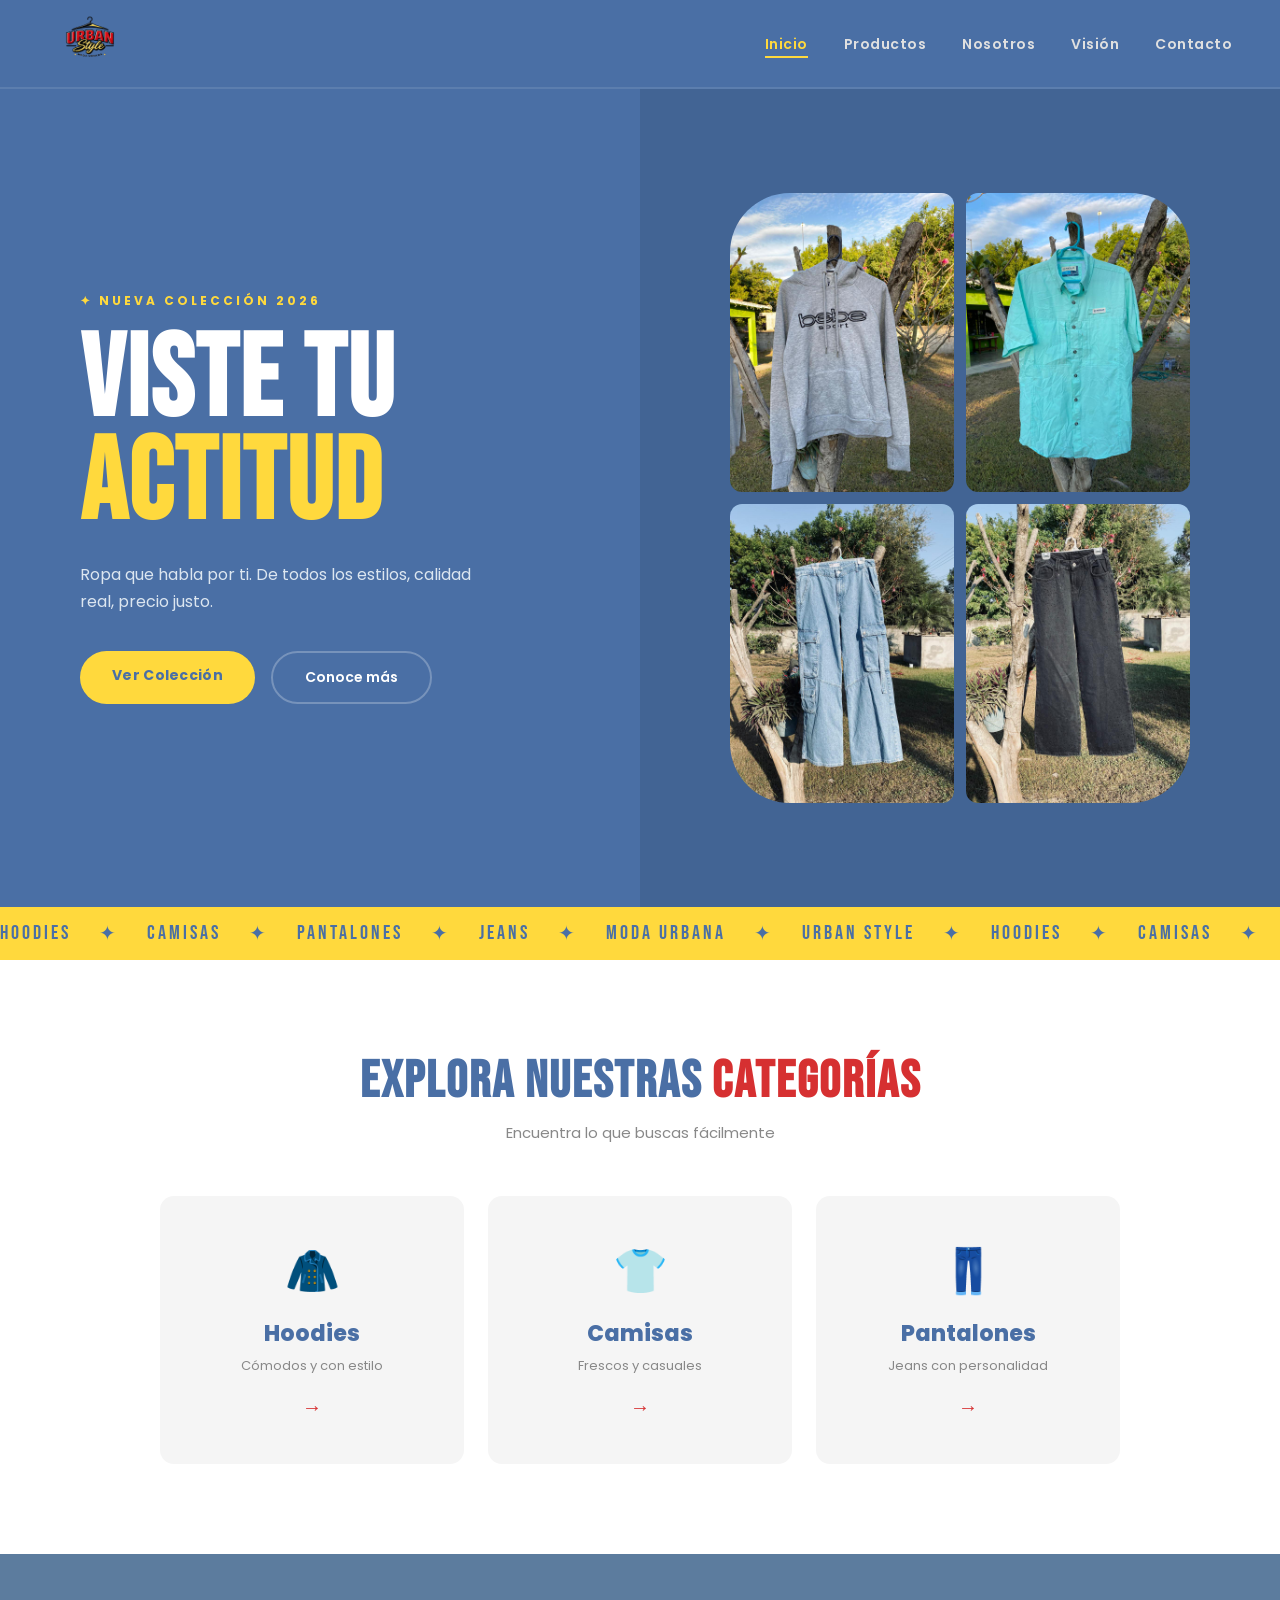
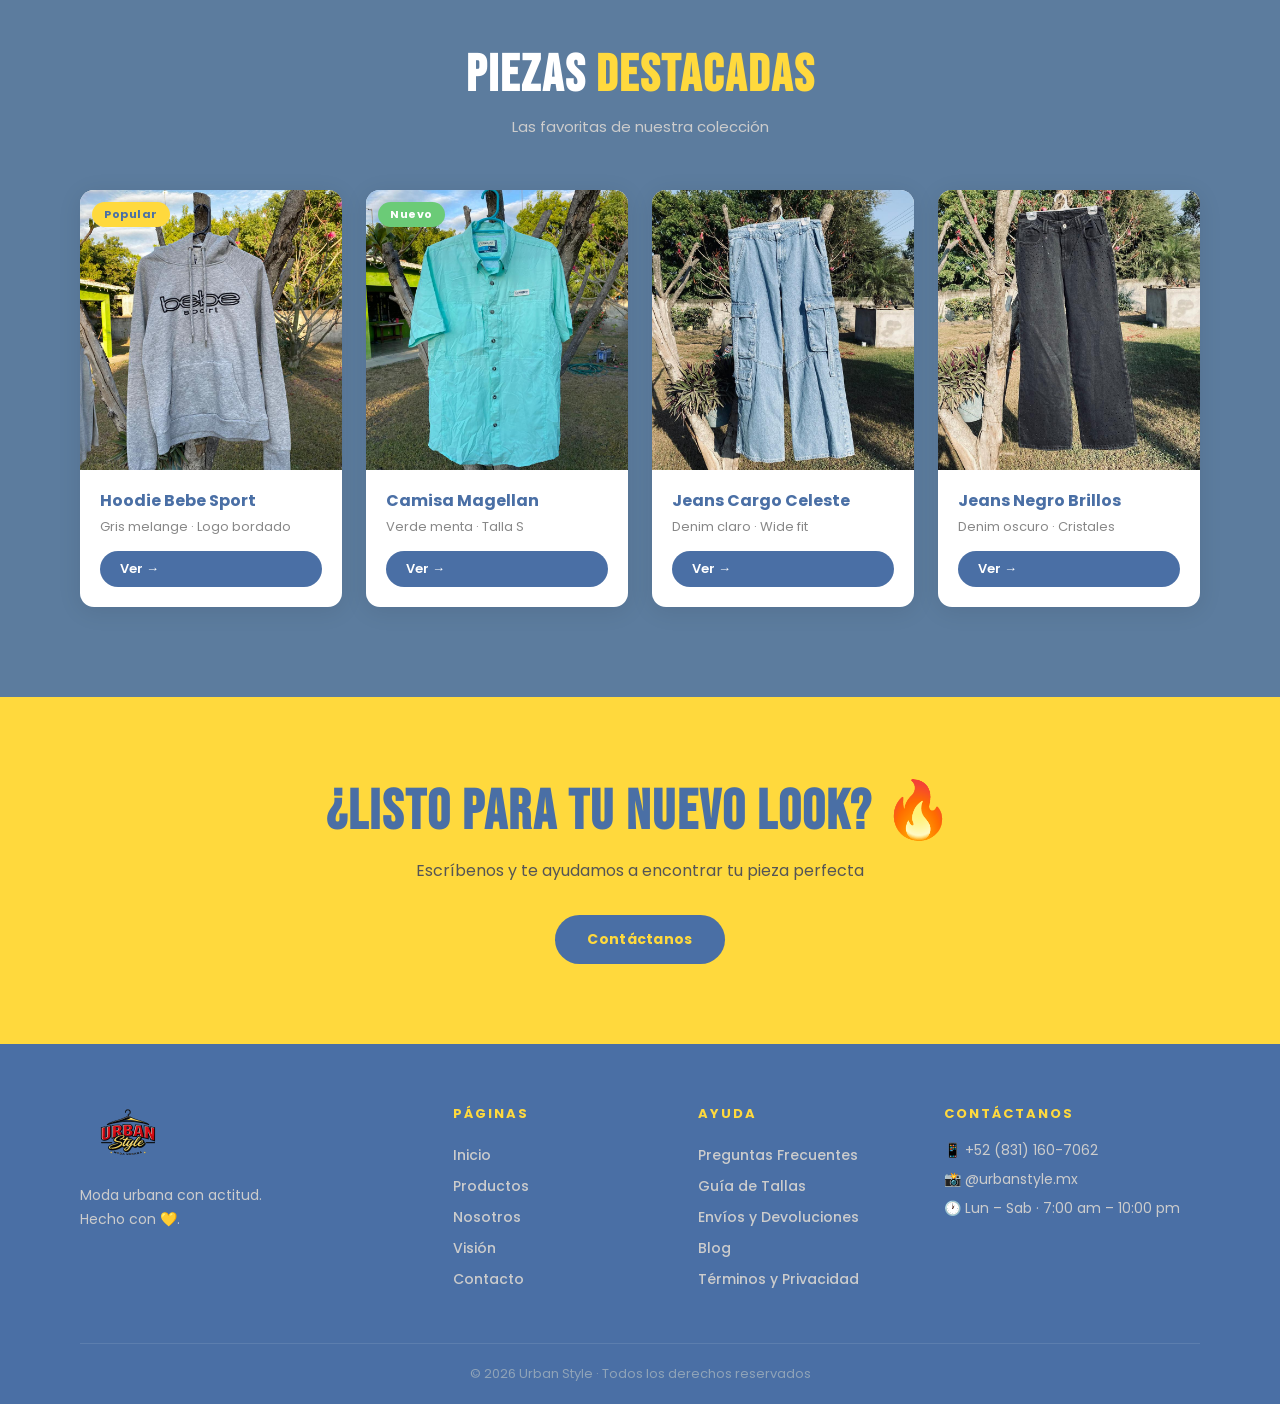
<file: index.html>
<!DOCTYPE html>
<html lang="es">
<head>
  <meta charset="UTF-8" />
  <meta name="viewport" content="width=device-width, initial-scale=1.0"/>
  <title>Urban Style | Moda Urbana</title>
  <link rel="stylesheet" href="estilos.css" />
  <link href="https://fonts.googleapis.com/css2?family=Bebas+Neue&family=Poppins:wght@400;500;600;700;800&display=swap" rel="stylesheet"/>
</head>
<body>

  <nav class="navbar">
    <a href="index.html" class="nav-logo">
      <img src="imgs/logo.png" alt="Urban Style" class="logo-img"/>
    </a>
    <ul class="nav-links" id="navLinks">
      <li><a href="index.html" class="active">Inicio</a></li>
      <li><a href="productos.html">Productos</a></li>
      <li><a href="nosotros.html">Nosotros</a></li>
      <li><a href="vision.html">Visión</a></li>
      <li><a href="contacto.html">Contacto</a></li>
    </ul>
    <div class="hamburger" onclick="toggleMenu()">
      <span></span><span></span><span></span>
    </div>
  </nav>

  <!-- HERO -->
  <section class="hero">
    <div class="hero-left">
      <span class="hero-tag">✦ Nueva Colección 2026</span>
      <h1>Viste tu<br/><em>Actitud</em></h1>
      <p>Ropa que habla por ti. De todos los estilos, calidad real, precio justo.</p>
      <div class="hero-btns">
        <a href="productos.html" class="btn-primary">Ver Colección</a>
        <a href="nosotros.html" class="btn-outline">Conoce más</a>
      </div>
    </div>
    <div class="hero-right">
      <div class="hero-img-grid">
        <div class="himg"><img src="imgs/hoodie.jpeg" alt="Hoodie"/></div>
        <div class="himg"><img src="imgs/camisa.jpeg" alt="Camisa"/></div>
        <div class="himg"><img src="imgs/cargo.jpeg" alt="Cargo"/></div>
        <div class="himg"><img src="imgs/jeans-negros.jpeg" alt="Jeans"/></div>
      </div>
    </div>
  </section>

  <!-- STRIP -->
  <div class="strip">
    <div class="strip-track">
      <span>HOODIES</span><span>✦</span><span>CAMISAS</span><span>✦</span>
      <span>PANTALONES</span><span>✦</span><span>JEANS</span><span>✦</span>
      <span>MODA URBANA</span><span>✦</span><span>URBAN STYLE</span><span>✦</span>
      <span>HOODIES</span><span>✦</span><span>CAMISAS</span><span>✦</span>
      <span>PANTALONES</span><span>✦</span><span>JEANS</span><span>✦</span>
      <span>MODA URBANA</span><span>✦</span><span>URBAN STYLE</span><span>✦</span>
    </div>
  </div>

  <!-- CATEGORIAS -->
  <section class="section">
    <div class="section-head">
      <h2>Explora nuestras <span>categorías</span></h2>
      <p>Encuentra lo que buscas fácilmente</p>
    </div>
    <div class="cat-grid">
      <a href="productos.html#hoodies" class="cat-card">
        <div class="cat-emoji">🧥</div>
        <h3>Hoodies</h3>
        <p>Cómodos y con estilo</p>
        <span class="cat-arrow">→</span>
      </a>
      <a href="productos.html#camisas" class="cat-card">
        <div class="cat-emoji">👕</div>
        <h3>Camisas</h3>
        <p>Frescos y casuales</p>
        <span class="cat-arrow">→</span>
      </a>
      <a href="productos.html#pantalones" class="cat-card">
        <div class="cat-emoji">👖</div>
        <h3>Pantalones</h3>
        <p>Jeans con personalidad</p>
        <span class="cat-arrow">→</span>
      </a>
    </div>
  </section>

  <!-- PRODUCTOS DESTACADOS -->
  <section class="section bg-dark">
    <div class="section-head light">
      <h2>Piezas <span>Destacadas</span></h2>
      <p>Las favoritas de nuestra colección</p>
    </div>
    <div class="productos-grid">
      <div class="producto-card">
        <div class="prod-img-wrap">
          <img src="imgs/hoodie.jpeg" alt="Hoodie Bebe Sport"/>
          <span class="badge">Popular</span>
        </div>
        <div class="prod-info">
          <h4>Hoodie Bebe Sport</h4>
          <p>Gris melange · Logo bordado</p>
          <a href="productos.html#hoodies" class="btn-small">Ver →</a>
        </div>
      </div>
      <div class="producto-card">
        <div class="prod-img-wrap">
          <img src="imgs/camisa.jpeg" alt="Camisa Magellan"/>
          <span class="badge new">Nuevo</span>
        </div>
        <div class="prod-info">
          <h4>Camisa Magellan</h4>
          <p>Verde menta · Talla S</p>
          <a href="productos.html#camisas" class="btn-small">Ver →</a>
        </div>
      </div>
      <div class="producto-card">
        <div class="prod-img-wrap">
          <img src="imgs/cargo.jpeg" alt="Jeans Cargo"/>
        </div>
        <div class="prod-info">
          <h4>Jeans Cargo Celeste</h4>
          <p>Denim claro · Wide fit</p>
          <a href="productos.html#pantalones" class="btn-small">Ver →</a>
        </div>
      </div>
      <div class="producto-card">
        <div class="prod-img-wrap">
          <img src="imgs/jeans-negros.jpeg" alt="Jeans Negro"/>
        </div>
        <div class="prod-info">
          <h4>Jeans Negro Brillos</h4>
          <p>Denim oscuro · Cristales</p>
          <a href="productos.html#pantalones" class="btn-small">Ver →</a>
        </div>
      </div>
    </div>
  </section>

  <!-- CTA -->
  <section class="cta-banner">
    <h2>¿Listo para tu nuevo look? 🔥</h2>
    <p>Escríbenos y te ayudamos a encontrar tu pieza perfecta</p>
    <a href="contacto.html" class="btn-primary">Contáctanos</a>
  </section>

  <footer class="footer">
    <div class="footer-top">
      <div class="footer-brand">
        <img src="imgs/logo.png" alt="Urban Style" class="footer-logo-img"/>
        <p>Moda urbana con actitud.<br/>Hecho con 💛.</p>
      </div>
      <div class="footer-nav">
        <h4>Páginas</h4>
        <a href="index.html">Inicio</a>
        <a href="productos.html">Productos</a>
        <a href="nosotros.html">Nosotros</a>
        <a href="vision.html">Visión</a>
        <a href="contacto.html">Contacto</a>
      </div>
      <div class="footer-nav">
        <h4>Ayuda</h4>
        <a href="faq.html">Preguntas Frecuentes</a>
        <a href="guia-tallas.html">Guía de Tallas</a>
        <a href="envios-devoluciones.html">Envíos y Devoluciones</a>
        <a href="blog.html">Blog</a>
        <a href="terminos.html">Términos y Privacidad</a>
      </div>
      <div class="footer-contact">
        <h4>Contáctanos</h4>
        <p>📱 +52 (831) 160-7062</p>
        <p>📸 @urbanstyle.mx</p>
        <p>🕐 Lun – Sab · 7:00 am – 10:00 pm</p>
      </div>
    </div>
    <div class="footer-bottom">
      <p>© 2026 Urban Style · Todos los derechos reservados</p>
    </div>
  </footer>

  <script src="script.js"></script>
</body>
</html>
</file>
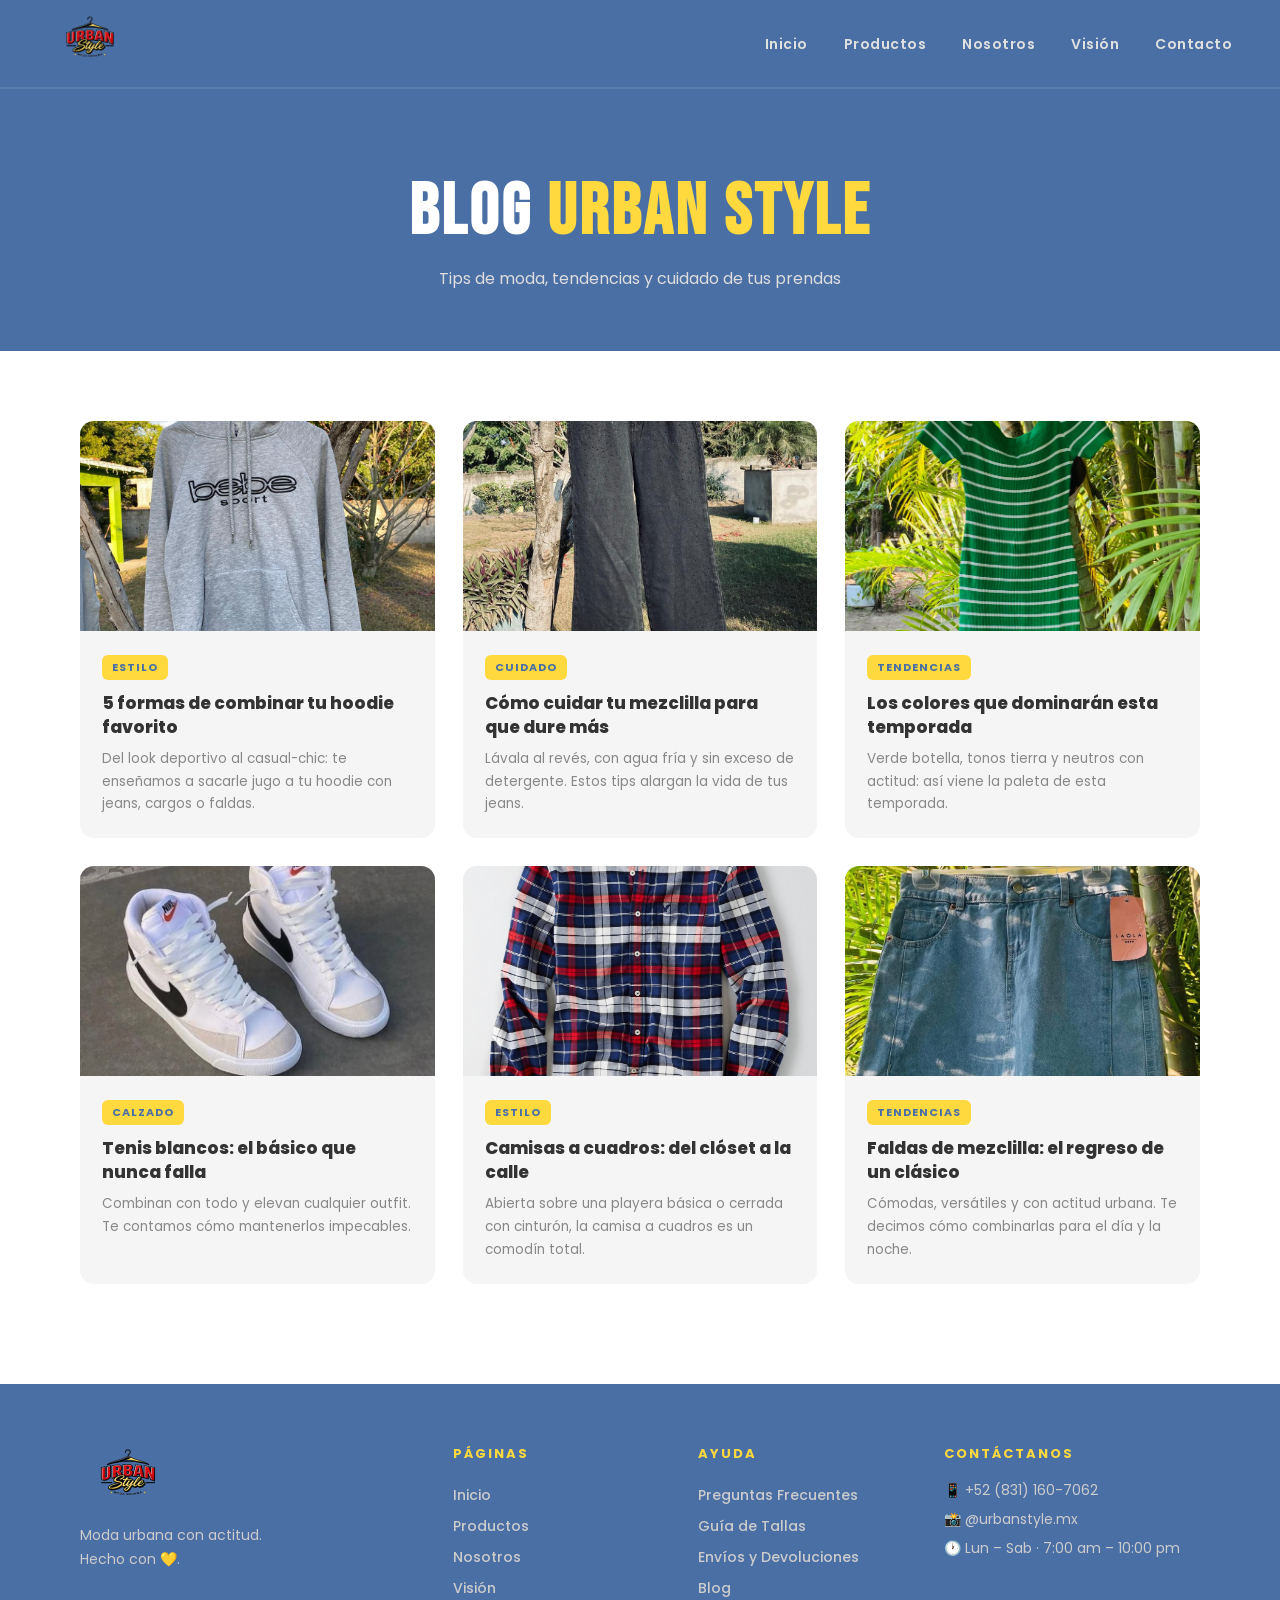
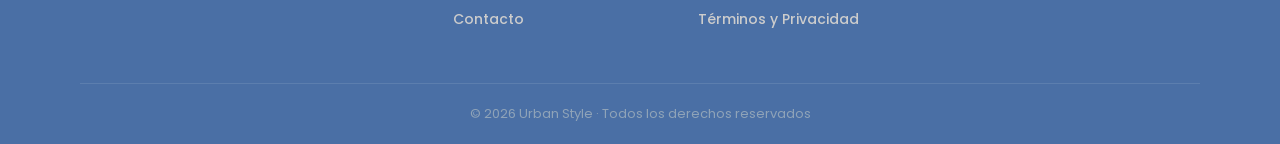
<file: blog.html>
<!DOCTYPE html>
<html lang="es">
<head>
  <meta charset="UTF-8"/>
  <meta name="viewport" content="width=device-width, initial-scale=1.0"/>
  <title>Blog | Urban Style</title>
  <link rel="stylesheet" href="estilos.css"/>
  <link href="https://fonts.googleapis.com/css2?family=Bebas+Neue&family=Poppins:wght@400;500;600;700;800&display=swap" rel="stylesheet"/>
</head>
<body>

  <nav class="navbar">
    <a href="index.html" class="nav-logo">
      <img src="imgs/logo.png" alt="Urban Style" class="logo-img"/>
    </a>
    <ul class="nav-links" id="navLinks">
      <li><a href="index.html">Inicio</a></li>
      <li><a href="productos.html">Productos</a></li>
      <li><a href="nosotros.html">Nosotros</a></li>
      <li><a href="vision.html">Visión</a></li>
      <li><a href="contacto.html">Contacto</a></li>
    </ul>
    <div class="hamburger" onclick="toggleMenu()">
      <span></span><span></span><span></span>
    </div>
  </nav>

  <div class="page-header">
    <h1>Blog <span>Urban Style</span></h1>
    <p>Tips de moda, tendencias y cuidado de tus prendas</p>
  </div>

  <section class="blog-section">
    <div class="blog-grid">

      <div class="blog-card">
        <div class="blog-img"><img src="imgs/hoodie.jpeg" alt="Cómo combinar un hoodie"/></div>
        <div class="blog-info">
          <span class="blog-tag">Estilo</span>
          <h3>5 formas de combinar tu hoodie favorito</h3>
          <p>Del look deportivo al casual-chic: te enseñamos a sacarle jugo a tu hoodie con jeans, cargos o faldas.</p>
        </div>
      </div>

      <div class="blog-card">
        <div class="blog-img"><img src="imgs/jeans-negros.jpeg" alt="Cuidado de mezclilla"/></div>
        <div class="blog-info">
          <span class="blog-tag">Cuidado</span>
          <h3>Cómo cuidar tu mezclilla para que dure más</h3>
          <p>Lávala al revés, con agua fría y sin exceso de detergente. Estos tips alargan la vida de tus jeans.</p>
        </div>
      </div>

      <div class="blog-card">
        <div class="blog-img"><img src="imgs/vestido verde.jpeg" alt="Tendencias de vestidos"/></div>
        <div class="blog-info">
          <span class="blog-tag">Tendencias</span>
          <h3>Los colores que dominarán esta temporada</h3>
          <p>Verde botella, tonos tierra y neutros con actitud: así viene la paleta de esta temporada.</p>
        </div>
      </div>

      <div class="blog-card">
        <div class="blog-img"><img src="imgs/tenis blancos.jpg" alt="Tenis blancos"/></div>
        <div class="blog-info">
          <span class="blog-tag">Calzado</span>
          <h3>Tenis blancos: el básico que nunca falla</h3>
          <p>Combinan con todo y elevan cualquier outfit. Te contamos cómo mantenerlos impecables.</p>
        </div>
      </div>

      <div class="blog-card">
        <div class="blog-img"><img src="imgs/camisa cuadros.jpg" alt="Camisas a cuadros"/></div>
        <div class="blog-info">
          <span class="blog-tag">Estilo</span>
          <h3>Camisas a cuadros: del clóset a la calle</h3>
          <p>Abierta sobre una playera básica o cerrada con cinturón, la camisa a cuadros es un comodín total.</p>
        </div>
      </div>

      <div class="blog-card">
        <div class="blog-img"><img src="imgs/falda mezclilla .jpeg" alt="Faldas de mezclilla"/></div>
        <div class="blog-info">
          <span class="blog-tag">Tendencias</span>
          <h3>Faldas de mezclilla: el regreso de un clásico</h3>
          <p>Cómodas, versátiles y con actitud urbana. Te decimos cómo combinarlas para el día y la noche.</p>
        </div>
      </div>

    </div>
  </section>

  <footer class="footer">
    <div class="footer-top">
      <div class="footer-brand">
        <img src="imgs/logo.png" alt="Urban Style" class="footer-logo-img"/>
        <p>Moda urbana con actitud.<br/>Hecho con 💛.</p>
      </div>
      <div class="footer-nav">
        <h4>Páginas</h4>
        <a href="index.html">Inicio</a>
        <a href="productos.html">Productos</a>
        <a href="nosotros.html">Nosotros</a>
        <a href="vision.html">Visión</a>
        <a href="contacto.html">Contacto</a>
      </div>
      <div class="footer-nav">
        <h4>Ayuda</h4>
        <a href="faq.html">Preguntas Frecuentes</a>
        <a href="guia-tallas.html">Guía de Tallas</a>
        <a href="envios-devoluciones.html">Envíos y Devoluciones</a>
        <a href="blog.html">Blog</a>
        <a href="terminos.html">Términos y Privacidad</a>
      </div>
      <div class="footer-contact">
        <h4>Contáctanos</h4>
        <p>📱 +52 (831) 160-7062</p>
        <p>📸 @urbanstyle.mx</p>
        <p>🕐 Lun – Sab · 7:00 am – 10:00 pm</p>
      </div>
    </div>
    <div class="footer-bottom">
      <p>© 2026 Urban Style · Todos los derechos reservados</p>
    </div>
  </footer>

  <script src="script.js"></script>
</body>
</html>
</file>
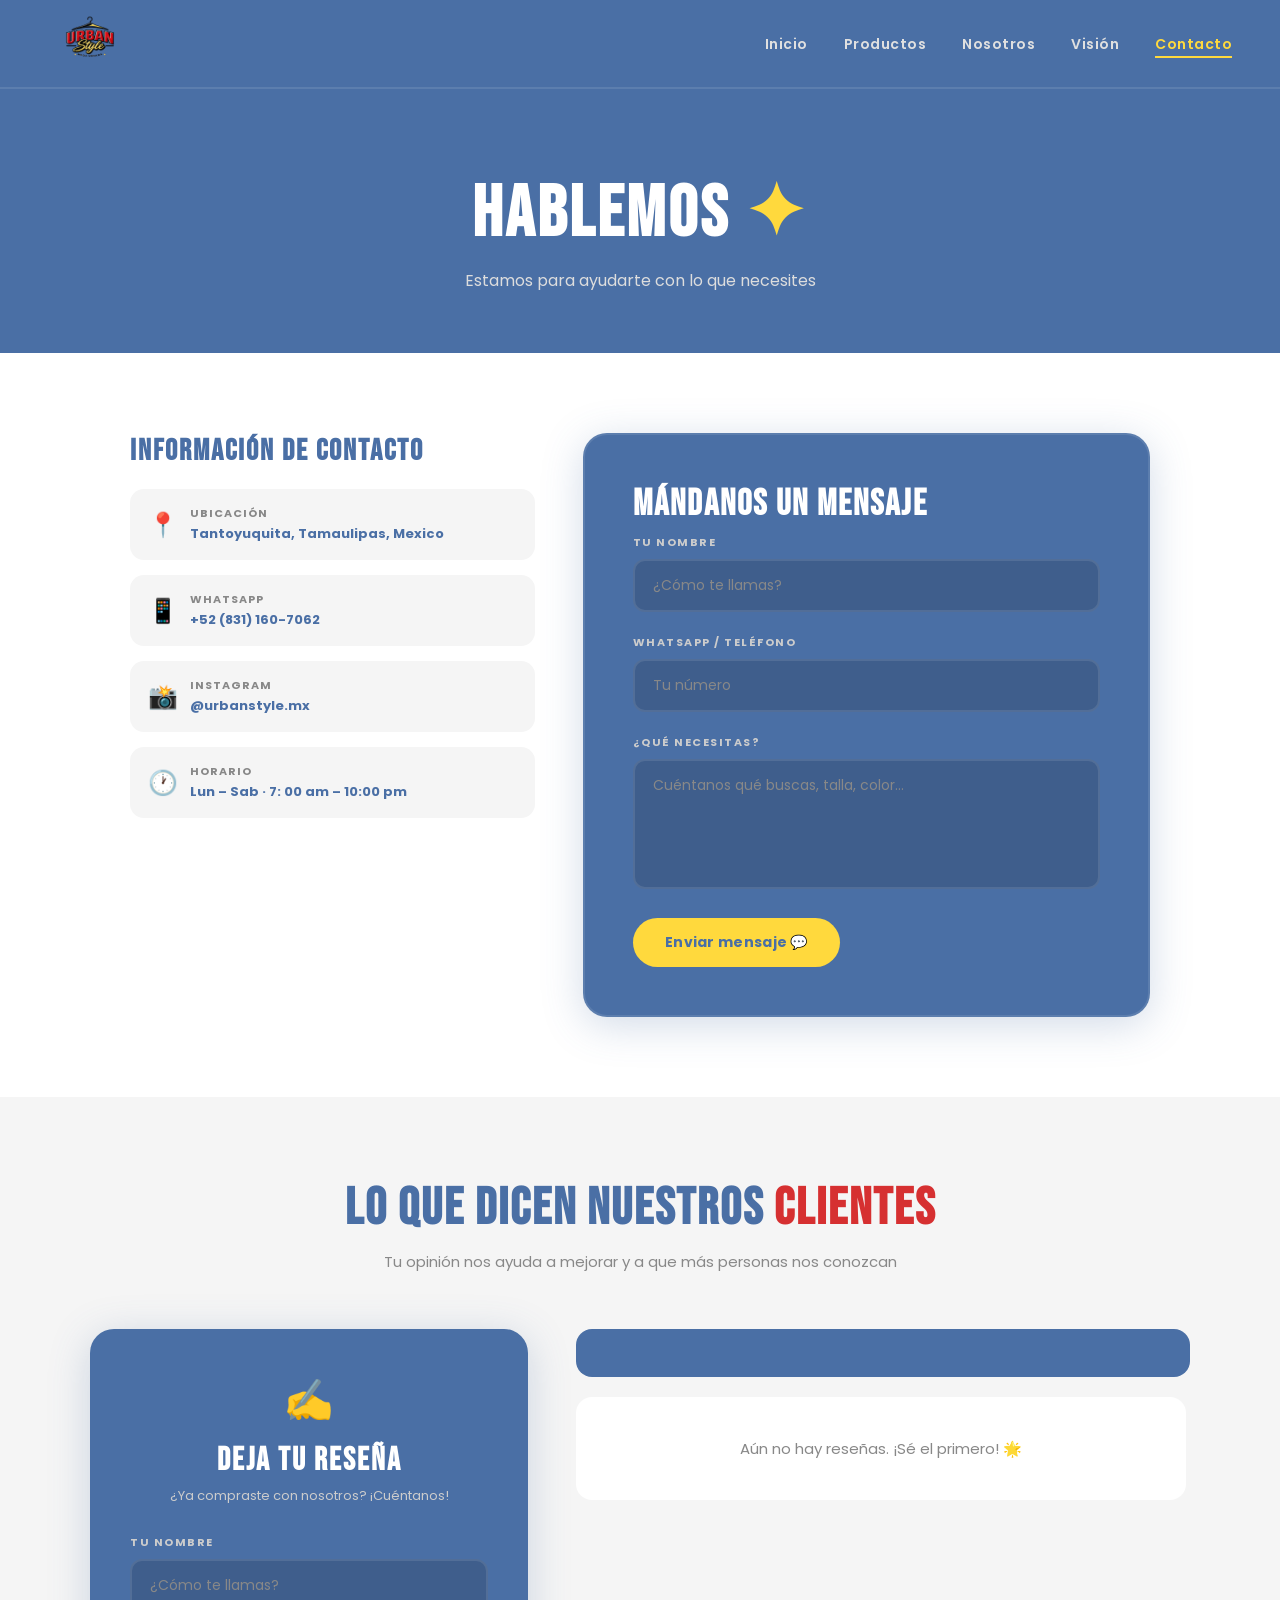
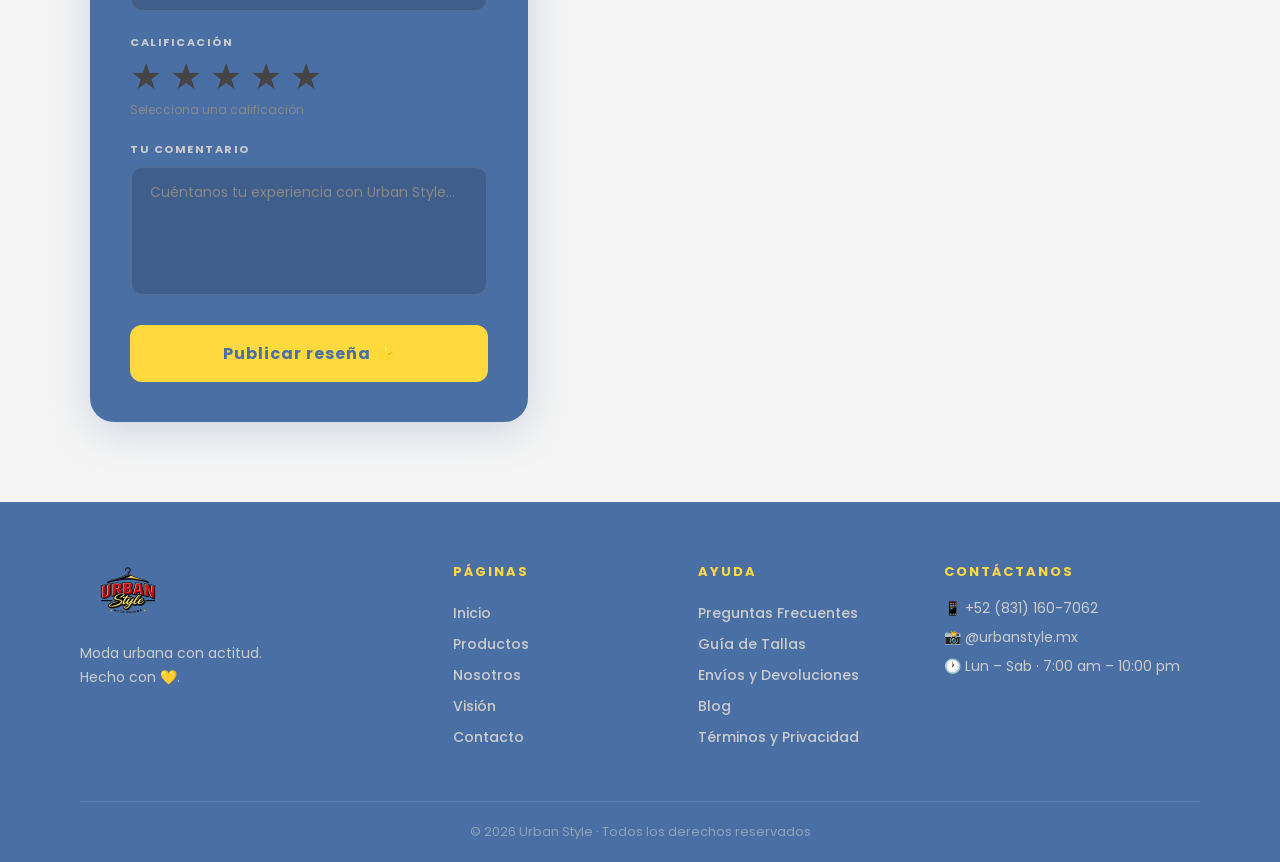
<file: contacto.html>
<!DOCTYPE html>
<html lang="es">
<head>
  <meta charset="UTF-8"/>
  <meta name="viewport" content="width=device-width, initial-scale=1.0"/>
  <title>Contacto | Urban Style</title>
  <link rel="stylesheet" href="estilos.css"/>
  <link href="https://fonts.googleapis.com/css2?family=Bebas+Neue&family=Poppins:wght@400;500;600;700;800&display=swap" rel="stylesheet"/>
</head>
<body>

  <nav class="navbar">
    <a href="index.html" class="nav-logo">
      <img src="imgs/logo.png" alt="Urban Style" class="logo-img"/>
    </a>
    <ul class="nav-links" id="navLinks">
      <li><a href="index.html">Inicio</a></li>
      <li><a href="productos.html">Productos</a></li>
      <li><a href="nosotros.html">Nosotros</a></li>
      <li><a href="vision.html">Visión</a></li>
      <li><a href="contacto.html" class="active">Contacto</a></li>
    </ul>
    <div class="hamburger" onclick="toggleMenu()">
      <span></span><span></span><span></span>
    </div>
  </nav>

  <div class="page-header">
    <h1>Hablemos <span>✦</span></h1>
    <p>Estamos para ayudarte con lo que necesites</p>
  </div>

  <section class="contacto-section">
    <div class="contacto-info">
      <h3>Información de contacto</h3>
      <div class="info-card">
        <span>📍</span>
        <div>
          <h4>Ubicación</h4>
          <p>Tantoyuquita, Tamaulipas, Mexico</p>
        </div>
      </div>

      <div class="info-card">
        <span>📱</span>
        <div>
          <h4>WhatsApp</h4>
          <p>+52 (831) 160-7062</p>
        </div>
      </div>

      <div class="info-card">
        <span>📸</span>
        <div>
          <h4>Instagram</h4>
          <p>@urbanstyle.mx</p>
        </div>
      </div>
      
      <div class="info-card">
        <span>🕐</span>
        <div>
          <h4>Horario</h4>
          <p>Lun – Sab · 7: 00 am – 10:00 pm</p>
        </div>
      </div>
    </div>

    <div class="contacto-form">
      <h3>Mándanos un mensaje</h3>
      <div class="form-group">
        <label>Tu nombre</label>
        <input type="text" id="nombre" placeholder="¿Cómo te llamas?"/>
      </div>
      <div class="form-group">
        <label>WhatsApp / Teléfono</label>
        <input type="text" id="numero" placeholder="Tu número"/>
      </div>
      <div class="form-group">
        <label>¿Qué necesitas?</label>
        <textarea id="mensaje" placeholder="Cuéntanos qué buscas, talla, color..."></textarea>
      </div>
      <button class="btn-primary" onclick="enviarMensaje()">Enviar mensaje 💬</button>
    </div>
  </section>


  <!-- RESEÑAS -->
  <section class="resenas-section">

    <div class="resenas-header">
      <h2>Lo que dicen nuestros <span>clientes</span></h2>
      <p>Tu opinión nos ayuda a mejorar y a que más personas nos conozcan</p>
    </div>

    <div class="resenas-contenido">

      <div class="resena-form-wrap">
        <div class="form-header">
          <span class="form-icon">✍️</span>
          <h3>Deja tu reseña</h3>
          <p>¿Ya compraste con nosotros? ¡Cuéntanos!</p>
        </div>
        <div class="form-group">
          <label>Tu nombre</label>
          <input type="text" id="resena-nombre" placeholder="¿Cómo te llamas?"/>
        </div>
        <div class="form-group">
          <label>Calificación</label>
          <div class="estrellas-selector">
            <span class="estrella" onclick="seleccionarEstrella(1)">★</span>
            <span class="estrella" onclick="seleccionarEstrella(2)">★</span>
            <span class="estrella" onclick="seleccionarEstrella(3)">★</span>
            <span class="estrella" onclick="seleccionarEstrella(4)">★</span>
            <span class="estrella" onclick="seleccionarEstrella(5)">★</span>
          </div>
          <p class="estrellas-texto" id="estrellas-texto">Selecciona una calificación</p>
        </div>
        <div class="form-group">
          <label>Tu comentario</label>
          <textarea id="resena-comentario" placeholder="Cuéntanos tu experiencia con Urban Style..."></textarea>
        </div>
        <button class="btn-primary btn-form" onclick="enviarResena()">Publicar reseña ⭐</button>
      </div>

      <div class="resenas-lista-wrap">
        <div id="resenas-stats" class="resenas-stats"></div>
        <div id="resenas-lista" class="resenas-lista">
          <p class="sin-resenas">Aún no hay reseñas. ¡Sé el primero! 🌟</p>
        </div>
      </div>

    </div>
  </section>

  <footer class="footer">
    <div class="footer-top">
      <div class="footer-brand">
        <img src="imgs/logo.png" alt="Urban Style" class="footer-logo-img"/>
        <p>Moda urbana con actitud.<br/>Hecho con 💛.</p>
      </div>
      <div class="footer-nav">
        <h4>Páginas</h4>
        <a href="index.html">Inicio</a>
        <a href="productos.html">Productos</a>
        <a href="nosotros.html">Nosotros</a>
        <a href="vision.html">Visión</a>
        <a href="contacto.html">Contacto</a>
      </div>
      <div class="footer-nav">
        <h4>Ayuda</h4>
        <a href="faq.html">Preguntas Frecuentes</a>
        <a href="guia-tallas.html">Guía de Tallas</a>
        <a href="envios-devoluciones.html">Envíos y Devoluciones</a>
        <a href="blog.html">Blog</a>
        <a href="terminos.html">Términos y Privacidad</a>
      </div>
      <div class="footer-contact">
        <h4>Contáctanos</h4>
        <p>📱 +52 (831) 160-7062</p>
        <p>📸 @urbanstyle.mx</p>
        <p>🕐 Lun – Sab · 7:00 am – 10:00 pm</p>
      </div>
    </div>
    <div class="footer-bottom">
      <p>© 2026 Urban Style · Todos los derechos reservados</p>
    </div>
  </footer>

  <script src="script.js"></script>
</body>
</html>
</file>
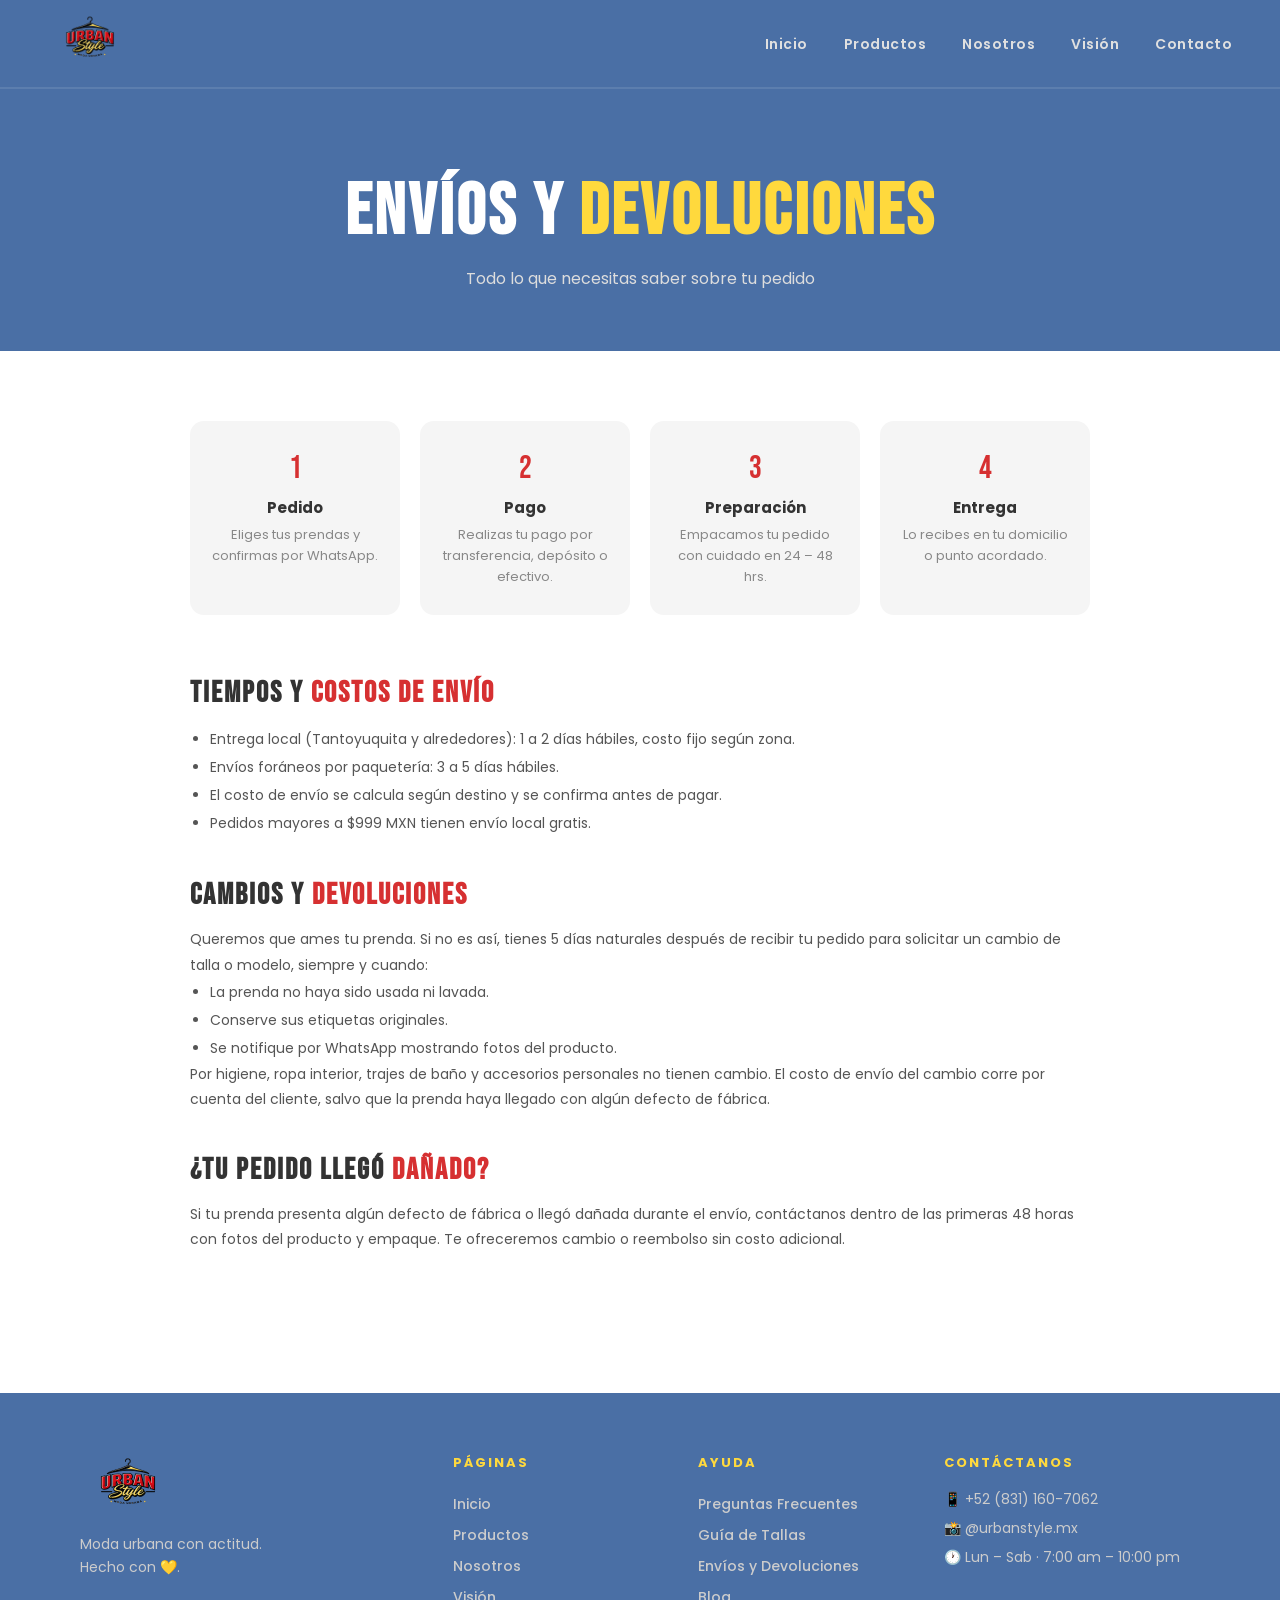
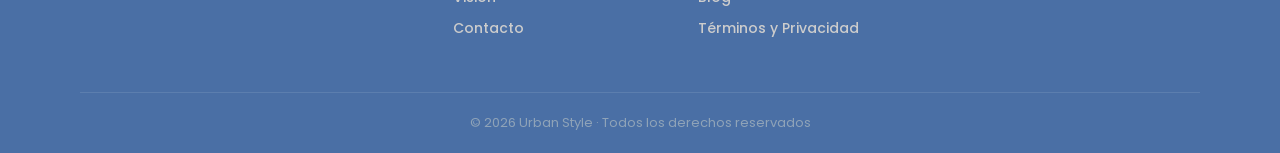
<file: envios-devoluciones.html>
<!DOCTYPE html>
<html lang="es">
<head>
  <meta charset="UTF-8"/>
  <meta name="viewport" content="width=device-width, initial-scale=1.0"/>
  <title>Envíos y Devoluciones | Urban Style</title>
  <link rel="stylesheet" href="estilos.css"/>
  <link href="https://fonts.googleapis.com/css2?family=Bebas+Neue&family=Poppins:wght@400;500;600;700;800&display=swap" rel="stylesheet"/>
</head>
<body>

  <nav class="navbar">
    <a href="index.html" class="nav-logo">
      <img src="imgs/logo.png" alt="Urban Style" class="logo-img"/>
    </a>
    <ul class="nav-links" id="navLinks">
      <li><a href="index.html">Inicio</a></li>
      <li><a href="productos.html">Productos</a></li>
      <li><a href="nosotros.html">Nosotros</a></li>
      <li><a href="vision.html">Visión</a></li>
      <li><a href="contacto.html">Contacto</a></li>
    </ul>
    <div class="hamburger" onclick="toggleMenu()">
      <span></span><span></span><span></span>
    </div>
  </nav>

  <div class="page-header">
    <h1>Envíos y <span>Devoluciones</span></h1>
    <p>Todo lo que necesitas saber sobre tu pedido</p>
  </div>

  <section class="envios-section">

    <div class="pasos-envio">
      <div class="paso-card">
        <div class="paso-num">1</div>
        <h4>Pedido</h4>
        <p>Eliges tus prendas y confirmas por WhatsApp.</p>
      </div>
      <div class="paso-card">
        <div class="paso-num">2</div>
        <h4>Pago</h4>
        <p>Realizas tu pago por transferencia, depósito o efectivo.</p>
      </div>
      <div class="paso-card">
        <div class="paso-num">3</div>
        <h4>Preparación</h4>
        <p>Empacamos tu pedido con cuidado en 24 – 48 hrs.</p>
      </div>
      <div class="paso-card">
        <div class="paso-num">4</div>
        <h4>Entrega</h4>
        <p>Lo recibes en tu domicilio o punto acordado.</p>
      </div>
    </div>

    <div class="envios-bloque">
      <h2>Tiempos y <span>costos de envío</span></h2>
      <ul>
        <li>Entrega local (Tantoyuquita y alrededores): 1 a 2 días hábiles, costo fijo según zona.</li>
        <li>Envíos foráneos por paquetería: 3 a 5 días hábiles.</li>
        <li>El costo de envío se calcula según destino y se confirma antes de pagar.</li>
        <li>Pedidos mayores a $999 MXN tienen envío local gratis.</li>
      </ul>
    </div>

    <div class="envios-bloque">
      <h2>Cambios y <span>devoluciones</span></h2>
      <p>Queremos que ames tu prenda. Si no es así, tienes 5 días naturales después de recibir tu pedido para solicitar un cambio de talla o modelo, siempre y cuando:</p>
      <ul>
        <li>La prenda no haya sido usada ni lavada.</li>
        <li>Conserve sus etiquetas originales.</li>
        <li>Se notifique por WhatsApp mostrando fotos del producto.</li>
      </ul>
      <p>Por higiene, ropa interior, trajes de baño y accesorios personales no tienen cambio. El costo de envío del cambio corre por cuenta del cliente, salvo que la prenda haya llegado con algún defecto de fábrica.</p>
    </div>

    <div class="envios-bloque">
      <h2>¿Tu pedido llegó <span>dañado?</span></h2>
      <p>Si tu prenda presenta algún defecto de fábrica o llegó dañada durante el envío, contáctanos dentro de las primeras 48 horas con fotos del producto y empaque. Te ofreceremos cambio o reembolso sin costo adicional.</p>
    </div>

  </section>

  <footer class="footer">
    <div class="footer-top">
      <div class="footer-brand">
        <img src="imgs/logo.png" alt="Urban Style" class="footer-logo-img"/>
        <p>Moda urbana con actitud.<br/>Hecho con 💛.</p>
      </div>
      <div class="footer-nav">
        <h4>Páginas</h4>
        <a href="index.html">Inicio</a>
        <a href="productos.html">Productos</a>
        <a href="nosotros.html">Nosotros</a>
        <a href="vision.html">Visión</a>
        <a href="contacto.html">Contacto</a>
      </div>
      <div class="footer-nav">
        <h4>Ayuda</h4>
        <a href="faq.html">Preguntas Frecuentes</a>
        <a href="guia-tallas.html">Guía de Tallas</a>
        <a href="envios-devoluciones.html">Envíos y Devoluciones</a>
        <a href="blog.html">Blog</a>
        <a href="terminos.html">Términos y Privacidad</a>
      </div>
      <div class="footer-contact">
        <h4>Contáctanos</h4>
        <p>📱 +52 (831) 160-7062</p>
        <p>📸 @urbanstyle.mx</p>
        <p>🕐 Lun – Sab · 7:00 am – 10:00 pm</p>
      </div>
    </div>
    <div class="footer-bottom">
      <p>© 2026 Urban Style · Todos los derechos reservados</p>
    </div>
  </footer>

  <script src="script.js"></script>
</body>
</html>
</file>
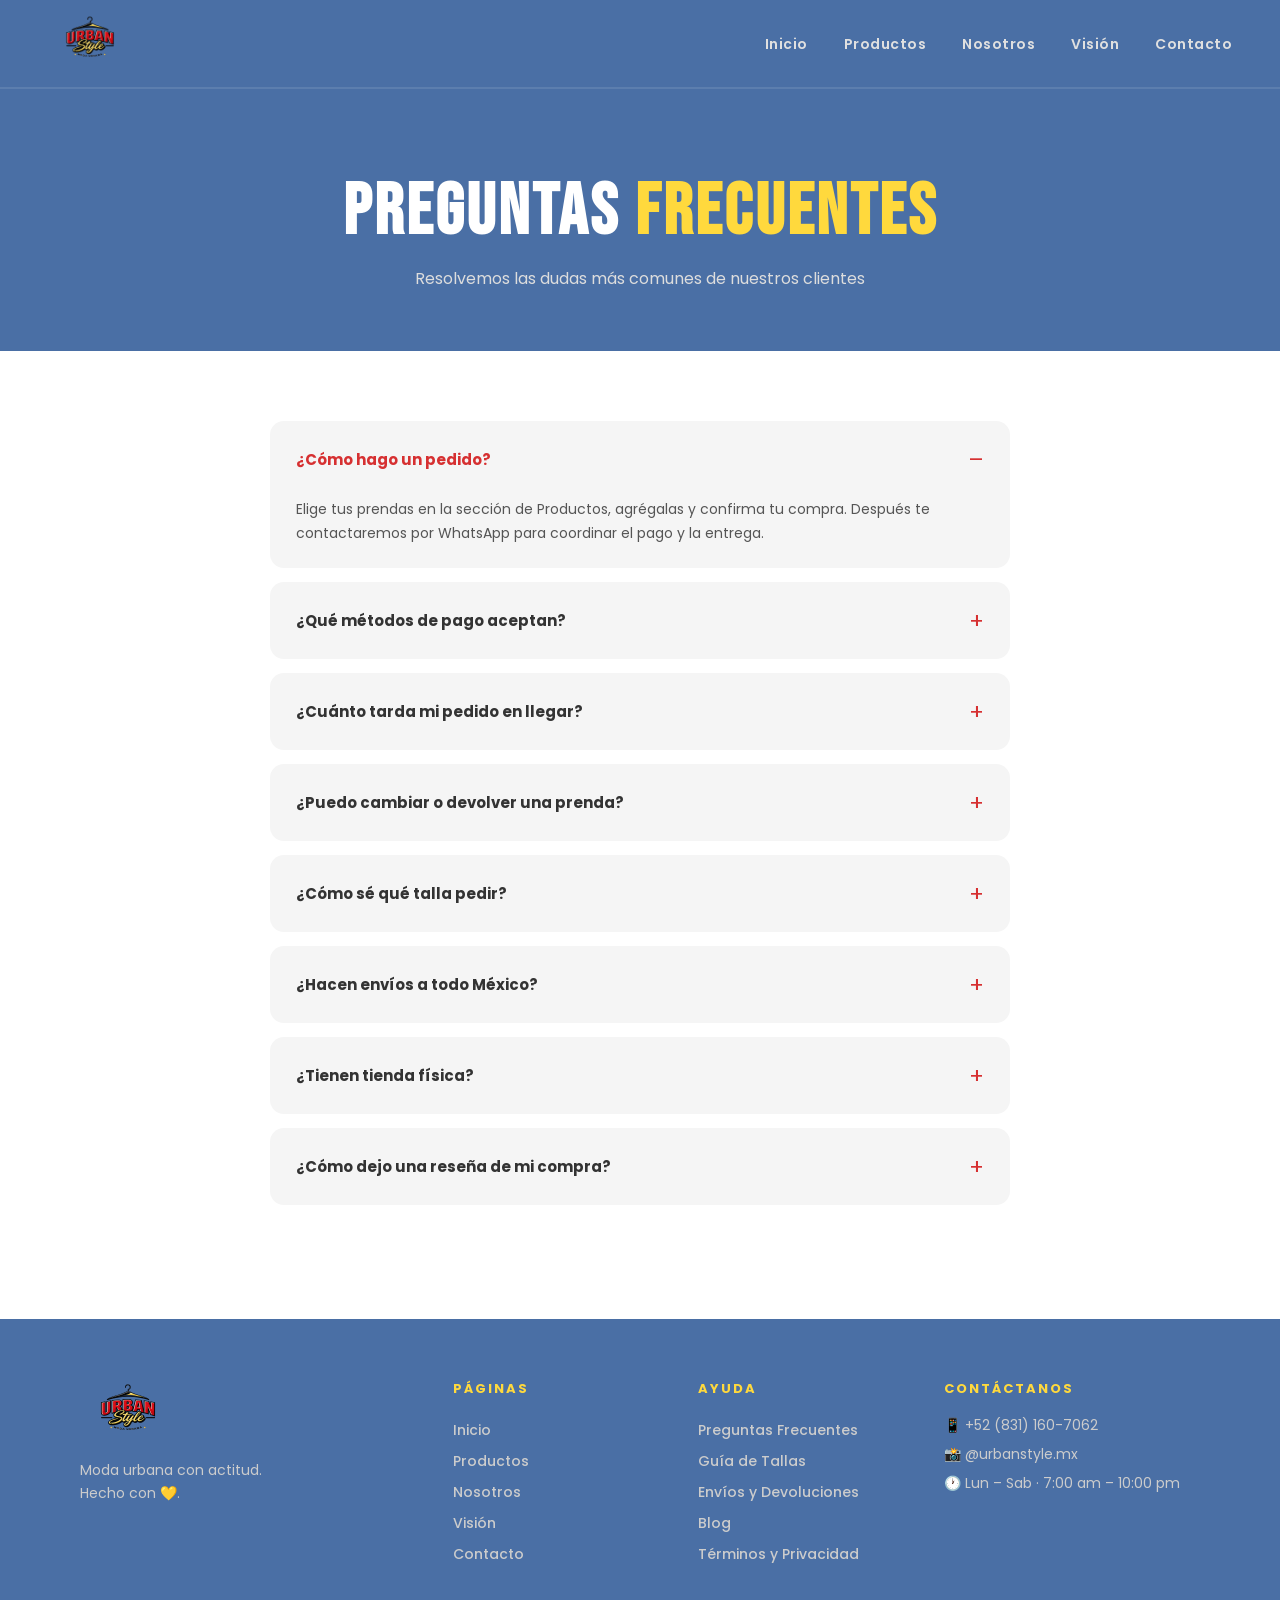
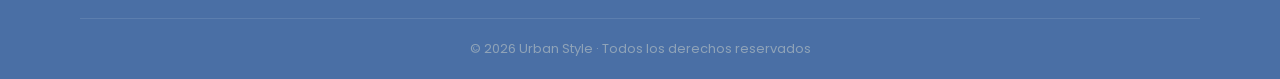
<file: faq.html>
<!DOCTYPE html>
<html lang="es">
<head>
  <meta charset="UTF-8"/>
  <meta name="viewport" content="width=device-width, initial-scale=1.0"/>
  <title>Preguntas Frecuentes | Urban Style</title>
  <link rel="stylesheet" href="estilos.css"/>
  <link href="https://fonts.googleapis.com/css2?family=Bebas+Neue&family=Poppins:wght@400;500;600;700;800&display=swap" rel="stylesheet"/>
</head>
<body>

  <nav class="navbar">
    <a href="index.html" class="nav-logo">
      <img src="imgs/logo.png" alt="Urban Style" class="logo-img"/>
    </a>
    <ul class="nav-links" id="navLinks">
      <li><a href="index.html">Inicio</a></li>
      <li><a href="productos.html">Productos</a></li>
      <li><a href="nosotros.html">Nosotros</a></li>
      <li><a href="vision.html">Visión</a></li>
      <li><a href="contacto.html">Contacto</a></li>
    </ul>
    <div class="hamburger" onclick="toggleMenu()">
      <span></span><span></span><span></span>
    </div>
  </nav>

  <div class="page-header">
    <h1>Preguntas <span>Frecuentes</span></h1>
    <p>Resolvemos las dudas más comunes de nuestros clientes</p>
  </div>

  <section class="faq-section">

    <details class="faq-item" open>
      <summary>¿Cómo hago un pedido?</summary>
      <p>Elige tus prendas en la sección de Productos, agrégalas y confirma tu compra. Después te contactaremos por WhatsApp para coordinar el pago y la entrega.</p>
    </details>

    <details class="faq-item">
      <summary>¿Qué métodos de pago aceptan?</summary>
      <p>Aceptamos efectivo, transferencia bancaria y depósito. Te enviamos los datos de pago una vez confirmado tu pedido.</p>
    </details>

    <details class="faq-item">
      <summary>¿Cuánto tarda mi pedido en llegar?</summary>
      <p>Las entregas locales suelen tardar de 1 a 2 días hábiles. Para envíos foráneos, el tiempo estimado es de 3 a 5 días hábiles dependiendo de la paquetería.</p>
    </details>

    <details class="faq-item">
      <summary>¿Puedo cambiar o devolver una prenda?</summary>
      <p>Sí, cuentas con 5 días después de recibir tu pedido para solicitar un cambio de talla, siempre que la prenda esté sin uso y con etiquetas. Consulta todos los detalles en nuestra página de Envíos y Devoluciones.</p>
    </details>

    <details class="faq-item">
      <summary>¿Cómo sé qué talla pedir?</summary>
      <p>Visita nuestra Guía de Tallas, donde encontrarás medidas exactas para hombre y mujer, además de tips para elegir la talla correcta.</p>
    </details>

    <details class="faq-item">
      <summary>¿Hacen envíos a todo México?</summary>
      <p>Sí, realizamos envíos a toda la república a través de paquetería. También ofrecemos entrega local en Tantoyuquita y alrededores.</p>
    </details>

    <details class="faq-item">
      <summary>¿Tienen tienda física?</summary>
      <p>Por ahora operamos principalmente por catálogo en línea y WhatsApp, pero también realizamos entregas y citas personalizadas en Tantoyuquita, Tamaulipas.</p>
    </details>

    <details class="faq-item">
      <summary>¿Cómo dejo una reseña de mi compra?</summary>
      <p>Puedes dejar tu calificación y comentario en la sección de reseñas dentro de la página de Contacto. ¡Nos encanta leer tu experiencia!</p>
    </details>

  </section>

  <footer class="footer">
    <div class="footer-top">
      <div class="footer-brand">
        <img src="imgs/logo.png" alt="Urban Style" class="footer-logo-img"/>
        <p>Moda urbana con actitud.<br/>Hecho con 💛.</p>
      </div>
      <div class="footer-nav">
        <h4>Páginas</h4>
        <a href="index.html">Inicio</a>
        <a href="productos.html">Productos</a>
        <a href="nosotros.html">Nosotros</a>
        <a href="vision.html">Visión</a>
        <a href="contacto.html">Contacto</a>
      </div>
      <div class="footer-nav">
        <h4>Ayuda</h4>
        <a href="faq.html">Preguntas Frecuentes</a>
        <a href="guia-tallas.html">Guía de Tallas</a>
        <a href="envios-devoluciones.html">Envíos y Devoluciones</a>
        <a href="blog.html">Blog</a>
        <a href="terminos.html">Términos y Privacidad</a>
      </div>
      <div class="footer-contact">
        <h4>Contáctanos</h4>
        <p>📱 +52 (831) 160-7062</p>
        <p>📸 @urbanstyle.mx</p>
        <p>🕐 Lun – Sab · 7:00 am – 10:00 pm</p>
      </div>
    </div>
    <div class="footer-bottom">
      <p>© 2026 Urban Style · Todos los derechos reservados</p>
    </div>
  </footer>

  <script src="script.js"></script>
</body>
</html>
</file>
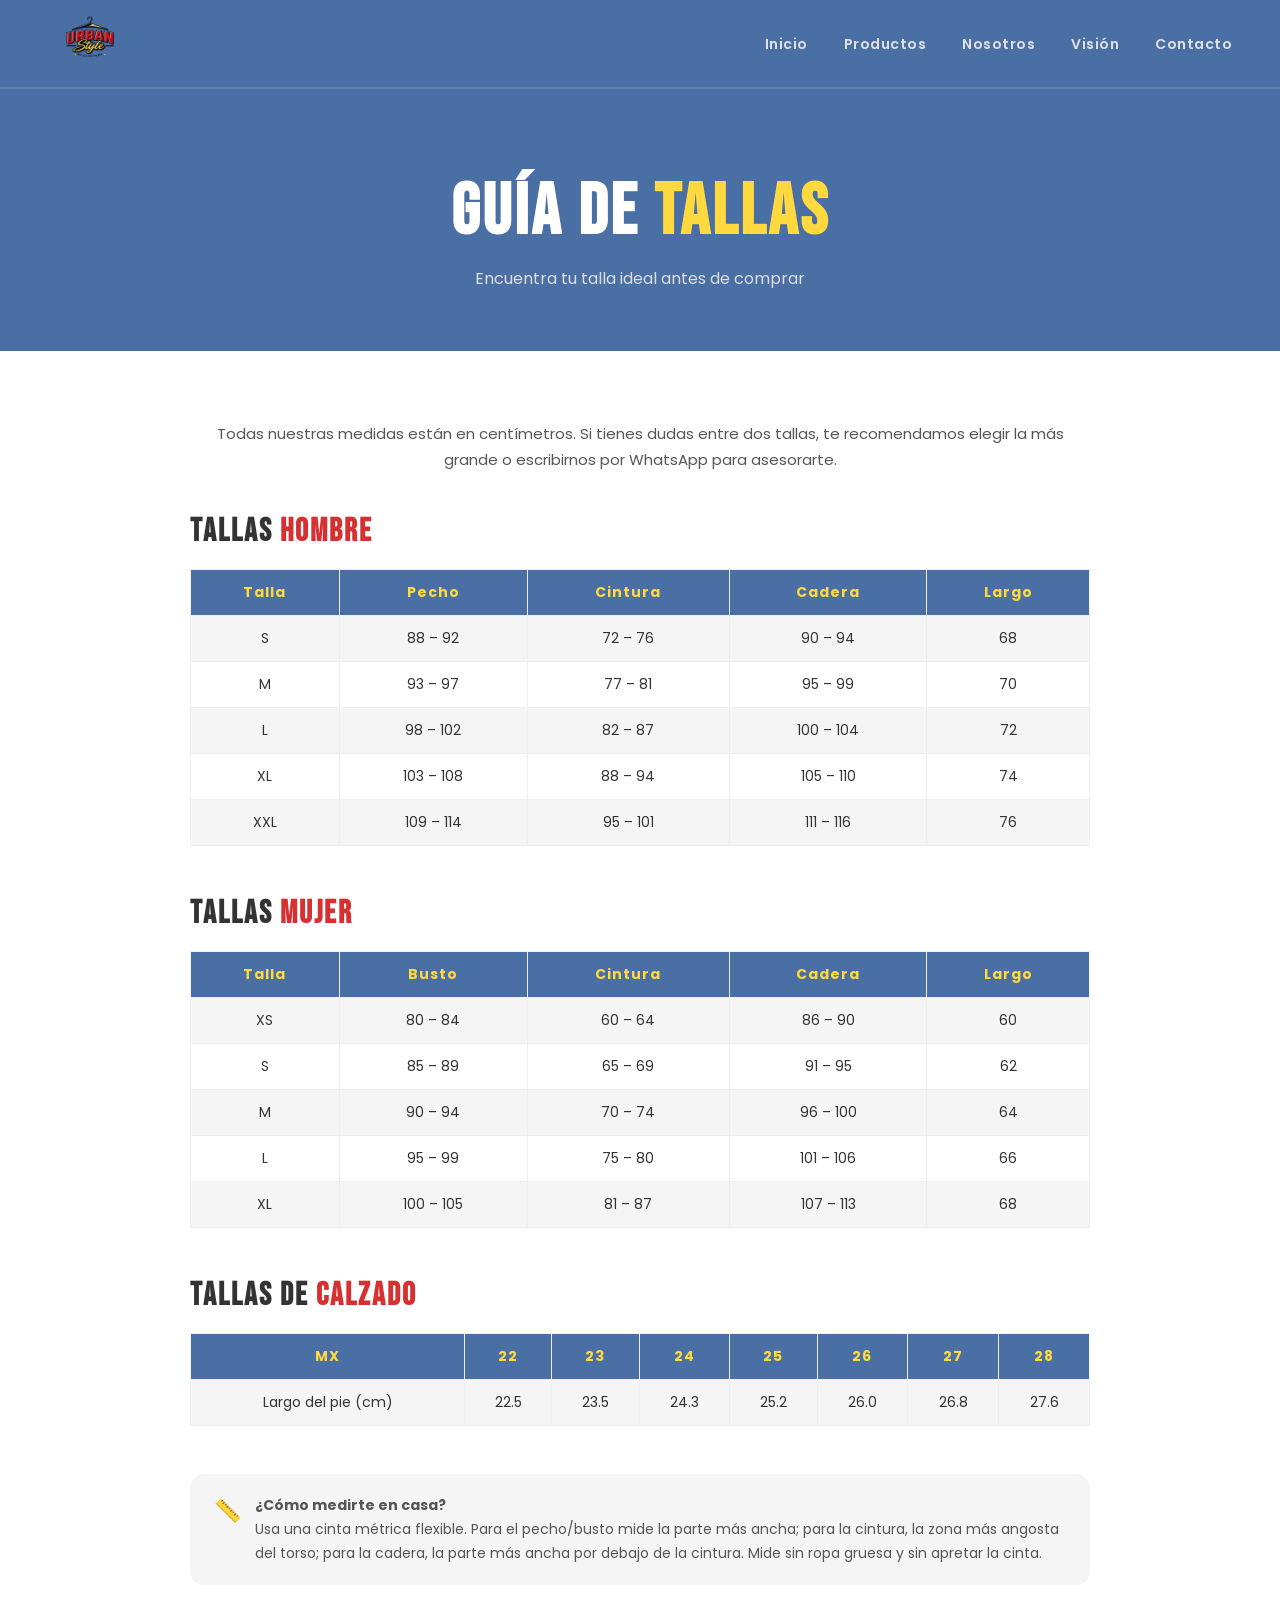
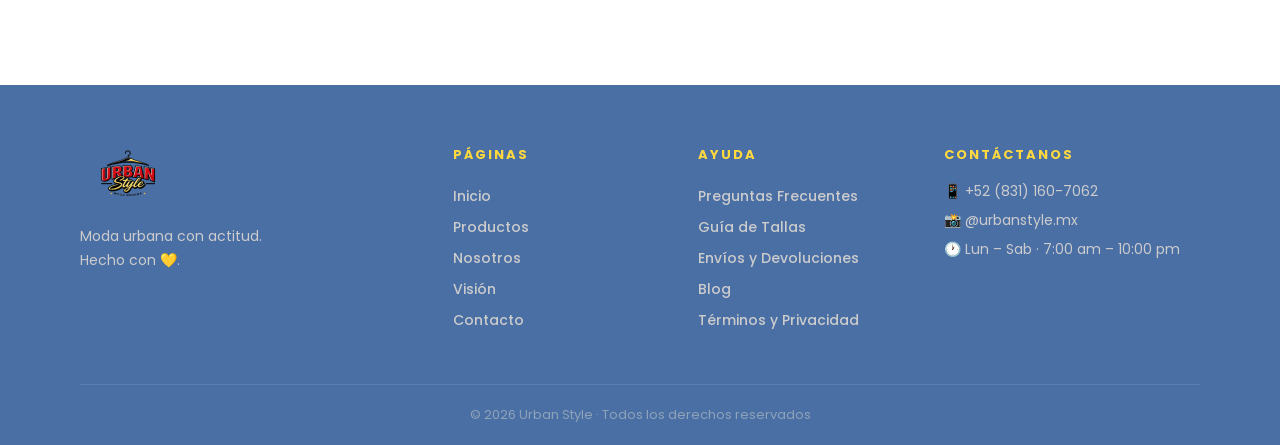
<file: guia-tallas.html>
<!DOCTYPE html>
<html lang="es">
<head>
  <meta charset="UTF-8"/>
  <meta name="viewport" content="width=device-width, initial-scale=1.0"/>
  <title>Guía de Tallas | Urban Style</title>
  <link rel="stylesheet" href="estilos.css"/>
  <link href="https://fonts.googleapis.com/css2?family=Bebas+Neue&family=Poppins:wght@400;500;600;700;800&display=swap" rel="stylesheet"/>
</head>
<body>

  <nav class="navbar">
    <a href="index.html" class="nav-logo">
      <img src="imgs/logo.png" alt="Urban Style" class="logo-img"/>
    </a>
    <ul class="nav-links" id="navLinks">
      <li><a href="index.html">Inicio</a></li>
      <li><a href="productos.html">Productos</a></li>
      <li><a href="nosotros.html">Nosotros</a></li>
      <li><a href="vision.html">Visión</a></li>
      <li><a href="contacto.html">Contacto</a></li>
    </ul>
    <div class="hamburger" onclick="toggleMenu()">
      <span></span><span></span><span></span>
    </div>
  </nav>

  <div class="page-header">
    <h1>Guía de <span>Tallas</span></h1>
    <p>Encuentra tu talla ideal antes de comprar</p>
  </div>

  <section class="tallas-section">

    <p class="tallas-intro">Todas nuestras medidas están en centímetros. Si tienes dudas entre dos tallas, te recomendamos elegir la más grande o escribirnos por WhatsApp para asesorarte.</p>

    <div class="tallas-bloque">
      <h2>Tallas <span>Hombre</span></h2>
      <table class="tabla-tallas">
        <tr><th>Talla</th><th>Pecho</th><th>Cintura</th><th>Cadera</th><th>Largo</th></tr>
        <tr><td>S</td><td>88 – 92</td><td>72 – 76</td><td>90 – 94</td><td>68</td></tr>
        <tr><td>M</td><td>93 – 97</td><td>77 – 81</td><td>95 – 99</td><td>70</td></tr>
        <tr><td>L</td><td>98 – 102</td><td>82 – 87</td><td>100 – 104</td><td>72</td></tr>
        <tr><td>XL</td><td>103 – 108</td><td>88 – 94</td><td>105 – 110</td><td>74</td></tr>
        <tr><td>XXL</td><td>109 – 114</td><td>95 – 101</td><td>111 – 116</td><td>76</td></tr>
      </table>
    </div>

    <div class="tallas-bloque">
      <h2>Tallas <span>Mujer</span></h2>
      <table class="tabla-tallas">
        <tr><th>Talla</th><th>Busto</th><th>Cintura</th><th>Cadera</th><th>Largo</th></tr>
        <tr><td>XS</td><td>80 – 84</td><td>60 – 64</td><td>86 – 90</td><td>60</td></tr>
        <tr><td>S</td><td>85 – 89</td><td>65 – 69</td><td>91 – 95</td><td>62</td></tr>
        <tr><td>M</td><td>90 – 94</td><td>70 – 74</td><td>96 – 100</td><td>64</td></tr>
        <tr><td>L</td><td>95 – 99</td><td>75 – 80</td><td>101 – 106</td><td>66</td></tr>
        <tr><td>XL</td><td>100 – 105</td><td>81 – 87</td><td>107 – 113</td><td>68</td></tr>
      </table>
    </div>

    <div class="tallas-bloque">
      <h2>Tallas de <span>Calzado</span></h2>
      <table class="tabla-tallas">
        <tr><th>MX</th><th>22</th><th>23</th><th>24</th><th>25</th><th>26</th><th>27</th><th>28</th></tr>
        <tr><td>Largo del pie (cm)</td><td>22.5</td><td>23.5</td><td>24.3</td><td>25.2</td><td>26.0</td><td>26.8</td><td>27.6</td></tr>
      </table>
    </div>

    <div class="tallas-tip">
      <span>📏</span>
      <p><strong>¿Cómo medirte en casa?</strong><br/>Usa una cinta métrica flexible. Para el pecho/busto mide la parte más ancha; para la cintura, la zona más angosta del torso; para la cadera, la parte más ancha por debajo de la cintura. Mide sin ropa gruesa y sin apretar la cinta.</p>
    </div>

  </section>

  <footer class="footer">
    <div class="footer-top">
      <div class="footer-brand">
        <img src="imgs/logo.png" alt="Urban Style" class="footer-logo-img"/>
        <p>Moda urbana con actitud.<br/>Hecho con 💛.</p>
      </div>
      <div class="footer-nav">
        <h4>Páginas</h4>
        <a href="index.html">Inicio</a>
        <a href="productos.html">Productos</a>
        <a href="nosotros.html">Nosotros</a>
        <a href="vision.html">Visión</a>
        <a href="contacto.html">Contacto</a>
      </div>
      <div class="footer-nav">
        <h4>Ayuda</h4>
        <a href="faq.html">Preguntas Frecuentes</a>
        <a href="guia-tallas.html">Guía de Tallas</a>
        <a href="envios-devoluciones.html">Envíos y Devoluciones</a>
        <a href="blog.html">Blog</a>
        <a href="terminos.html">Términos y Privacidad</a>
      </div>
      <div class="footer-contact">
        <h4>Contáctanos</h4>
        <p>📱 +52 (831) 160-7062</p>
        <p>📸 @urbanstyle.mx</p>
        <p>🕐 Lun – Sab · 7:00 am – 10:00 pm</p>
      </div>
    </div>
    <div class="footer-bottom">
      <p>© 2026 Urban Style · Todos los derechos reservados</p>
    </div>
  </footer>

  <script src="script.js"></script>
</body>
</html>
</file>
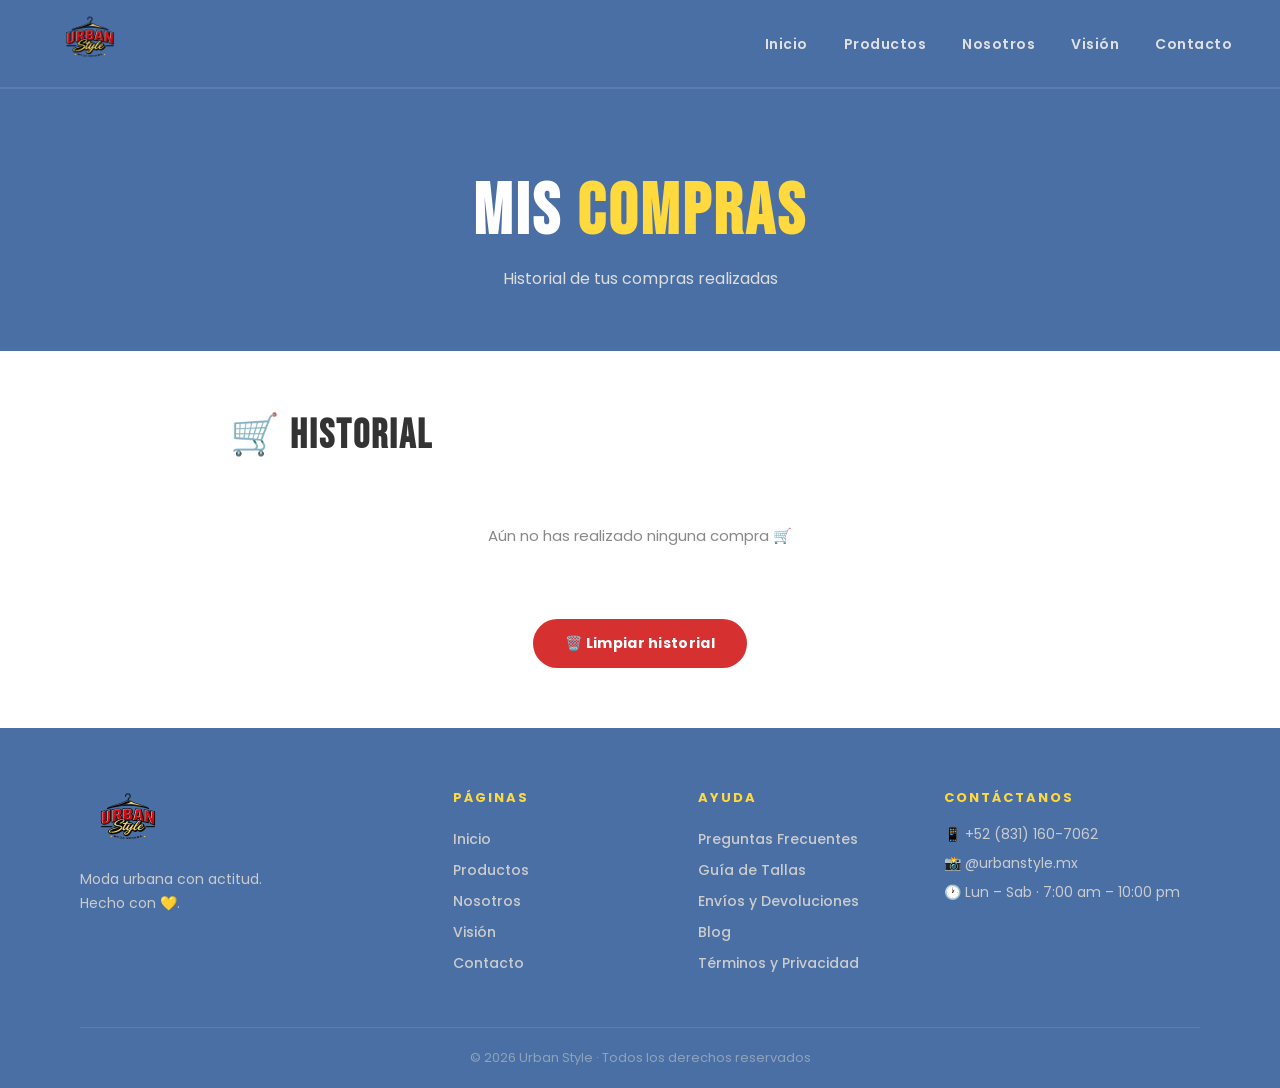
<file: mis-compras.html>
<!DOCTYPE html>
<html lang="es">
<head>
  <meta charset="UTF-8"/>
  <meta name="viewport" content="width=device-width, initial-scale=1.0"/>
  <title>Mis Compras | Urban Style</title>
  <link rel="stylesheet" href="estilos.css"/>
  <link href="https://fonts.googleapis.com/css2?family=Bebas+Neue&family=Poppins:wght@400;500;600;700;800&display=swap" rel="stylesheet"/>
</head>
<body>

  <nav class="navbar">
    <a href="index.html" class="nav-logo">
      <img src="imgs/logo.png" alt="Urban Style" class="logo-img"/>
    </a>
    <ul class="nav-links" id="navLinks">
      <li><a href="index.html">Inicio</a></li>
      <li><a href="productos.html">Productos</a></li>
      <li><a href="nosotros.html">Nosotros</a></li>
      <li><a href="vision.html">Visión</a></li>
      <li><a href="contacto.html">Contacto</a></li>
    </ul>
    <div class="hamburger" onclick="toggleMenu()">
      <span></span><span></span><span></span>
    </div>
  </nav>

  <div class="page-header">
    <h1>Mis <span>Compras</span></h1>
    <p>Historial de tus compras realizadas</p>
  </div>

  <section class="compras-section">
    <h2>🛒 Historial</h2>
    <div class="compras-lista" id="listaCompras"></div>
    <div style="text-align:center; margin-top:32px;">
      <button class="btn-primary" onclick="limpiarCompras()" 
        style="background:#D63031;color:white;">
        🗑️ Limpiar historial
      </button>
    </div>
  </section>

  <footer class="footer">
    <div class="footer-top">
      <div class="footer-brand">
        <img src="imgs/logo.png" alt="Urban Style" class="footer-logo-img"/>
        <p>Moda urbana con actitud.<br/>Hecho con 💛.</p>
      </div>
      <div class="footer-nav">
        <h4>Páginas</h4>
        <a href="index.html">Inicio</a>
        <a href="productos.html">Productos</a>
        <a href="nosotros.html">Nosotros</a>
        <a href="vision.html">Visión</a>
        <a href="contacto.html">Contacto</a>
      </div>
      <div class="footer-nav">
        <h4>Ayuda</h4>
        <a href="faq.html">Preguntas Frecuentes</a>
        <a href="guia-tallas.html">Guía de Tallas</a>
        <a href="envios-devoluciones.html">Envíos y Devoluciones</a>
        <a href="blog.html">Blog</a>
        <a href="terminos.html">Términos y Privacidad</a>
      </div>
      <div class="footer-contact">
        <h4>Contáctanos</h4>
        <p>📱 +52 (831) 160-7062</p>
        <p>📸 @urbanstyle.mx</p>
        <p>🕐 Lun – Sab · 7:00 am – 10:00 pm</p>
      </div>
    </div>
    <div class="footer-bottom">
      <p>© 2026 Urban Style · Todos los derechos reservados</p>
    </div>
  </footer>

  <script src="script.js"></script>
</body>
</html>
</file>
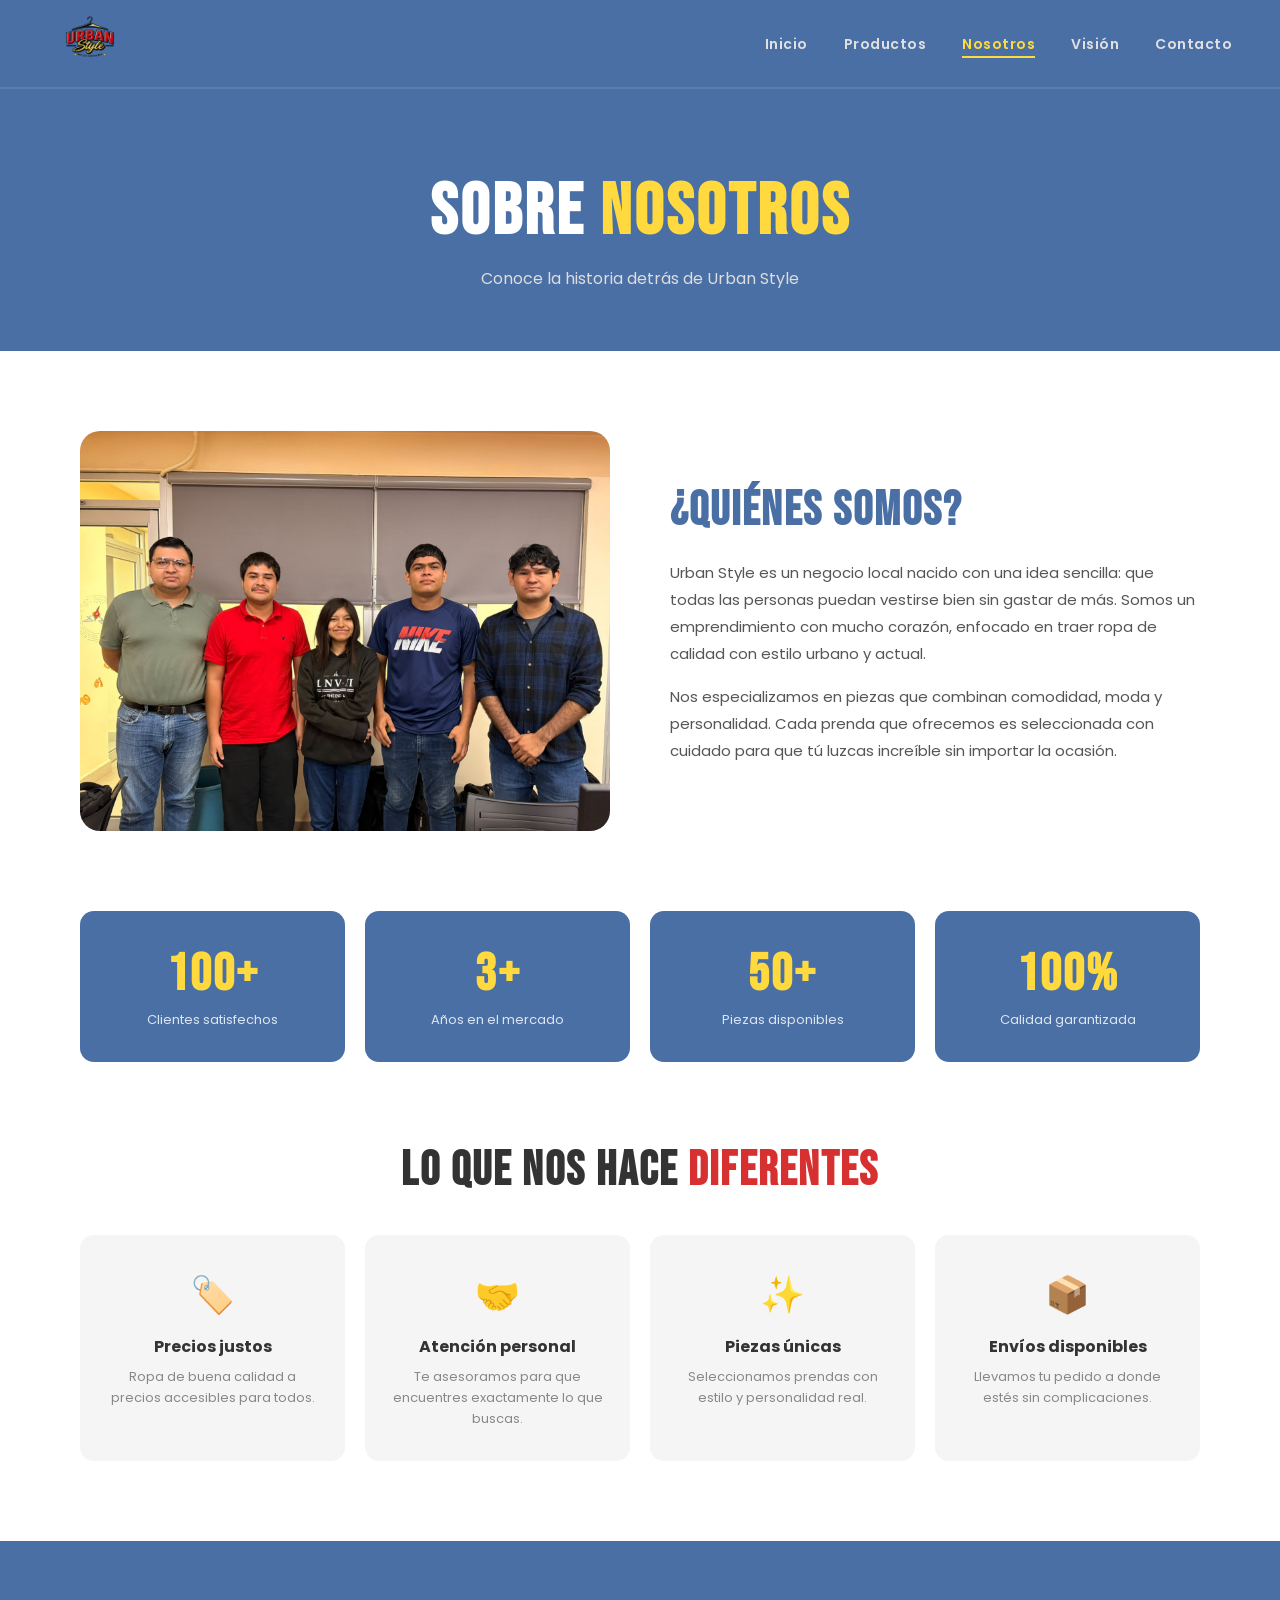
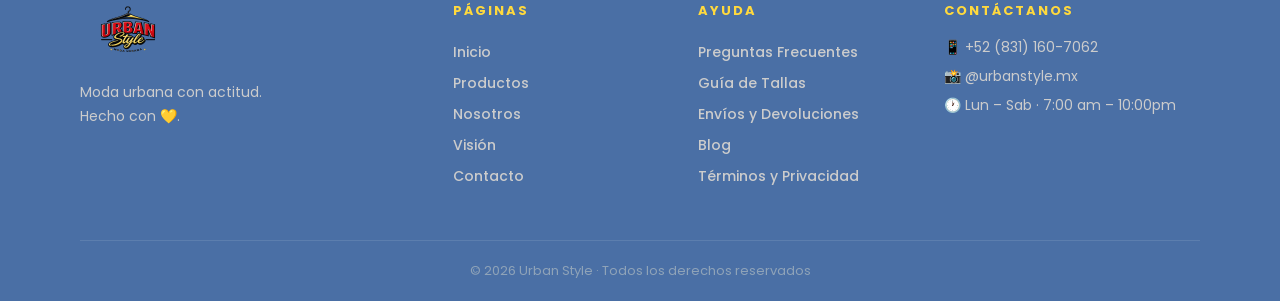
<file: nosotros.html>
<!DOCTYPE html>
<html lang="es">
<head>
  <meta charset="UTF-8"/>
  <meta name="viewport" content="width=device-width, initial-scale=1.0"/>
  <title>Nosotros | Urban Style</title>
  <link rel="stylesheet" href="estilos.css"/>
  <link href="https://fonts.googleapis.com/css2?family=Bebas+Neue&family=Poppins:wght@400;500;600;700;800&display=swap" rel="stylesheet"/>
</head>
<body>

  <nav class="navbar">
    <a href="index.html" class="nav-logo">
      <img src="imgs/logo.png" alt="Urban Style" class="logo-img"/>
    </a>
    <ul class="nav-links" id="navLinks">
      <li><a href="index.html">Inicio</a></li>
      <li><a href="productos.html">Productos</a></li>
      <li><a href="nosotros.html" class="active">Nosotros</a></li>
      <li><a href="vision.html">Visión</a></li>
      <li><a href="contacto.html">Contacto</a></li>
    </ul>
    <div class="hamburger" onclick="toggleMenu()">
      <span></span><span></span><span></span>
    </div>
  </nav>

  <div class="page-header">
    <h1>Sobre <span>Nosotros</span></h1>
    <p>Conoce la historia detrás de Urban Style</p>
  </div>

  <section class="nosotros-section">

    <div class="nos-intro">
      <div class="nos-img-wrap">
        <img src="imgs/equipofoto.jpeg" alt="foto de el equipo"/>
      </div>
      <div class="nos-text">
        <h2>¿Quiénes somos?</h2>
        <p>Urban Style es un negocio local nacido con una idea sencilla: que todas las personas puedan vestirse bien sin gastar de más. Somos un emprendimiento con mucho corazón, enfocado en traer ropa de calidad con estilo urbano y actual.</p>
        <p>Nos especializamos en piezas que combinan comodidad, moda y personalidad. Cada prenda que ofrecemos es seleccionada con cuidado para que tú luzcas increíble sin importar la ocasión.</p>
      </div>
    </div>

    <div class="stats-grid">
      <div class="stat-card">
        <h3>100+</h3>
        <p>Clientes satisfechos</p>
      </div>
      <div class="stat-card">
        <h3>3+</h3>
        <p>Años en el mercado</p>
      </div>
      <div class="stat-card">
        <h3>50+</h3>
        <p>Piezas disponibles</p>
      </div>
      <div class="stat-card">
        <h3>100%</h3>
        <p>Calidad garantizada</p>
      </div>
    </div>

    <div class="nos-valores">
      <h2>Lo que nos hace <span>diferentes</span></h2>
      <div class="valores-grid">
        <div class="valor-card">
          <span>🏷️</span>
          <h4>Precios justos</h4>
          <p>Ropa de buena calidad a precios accesibles para todos.</p>
        </div>
        <div class="valor-card">
          <span>🤝</span>
          <h4>Atención personal</h4>
          <p>Te asesoramos para que encuentres exactamente lo que buscas.</p>
        </div>
        <div class="valor-card">
          <span>✨</span>
          <h4>Piezas únicas</h4>
          <p>Seleccionamos prendas con estilo y personalidad real.</p>
        </div>
        <div class="valor-card">
          <span>📦</span>
          <h4>Envíos disponibles</h4>
          <p>Llevamos tu pedido a donde estés sin complicaciones.</p>
        </div>
      </div>
    </div>

  </section>

  <footer class="footer">
    <div class="footer-top">
      <div class="footer-brand">
        <img src="imgs/logo.png" alt="Urban Style" class="footer-logo-img"/>
        <p>Moda urbana con actitud.<br/>Hecho con 💛.</p>
      </div>
      <div class="footer-nav">
        <h4>Páginas</h4>
        <a href="index.html">Inicio</a>
        <a href="productos.html">Productos</a>
        <a href="nosotros.html">Nosotros</a>
        <a href="vision.html">Visión</a>
        <a href="contacto.html">Contacto</a>
      </div>
      <div class="footer-nav">
        <h4>Ayuda</h4>
        <a href="faq.html">Preguntas Frecuentes</a>
        <a href="guia-tallas.html">Guía de Tallas</a>
        <a href="envios-devoluciones.html">Envíos y Devoluciones</a>
        <a href="blog.html">Blog</a>
        <a href="terminos.html">Términos y Privacidad</a>
      </div>
      <div class="footer-contact">
        <h4>Contáctanos</h4>
        <p>📱 +52 (831) 160-7062</p>
        <p>📸 @urbanstyle.mx</p>
        <p>🕐 Lun – Sab · 7:00 am – 10:00pm</p>
      </div>
    </div>
    <div class="footer-bottom">
      <p>© 2026 Urban Style · Todos los derechos reservados</p>
    </div>
  </footer>

  <script src="script.js"></script>
</body>
</html>
</file>
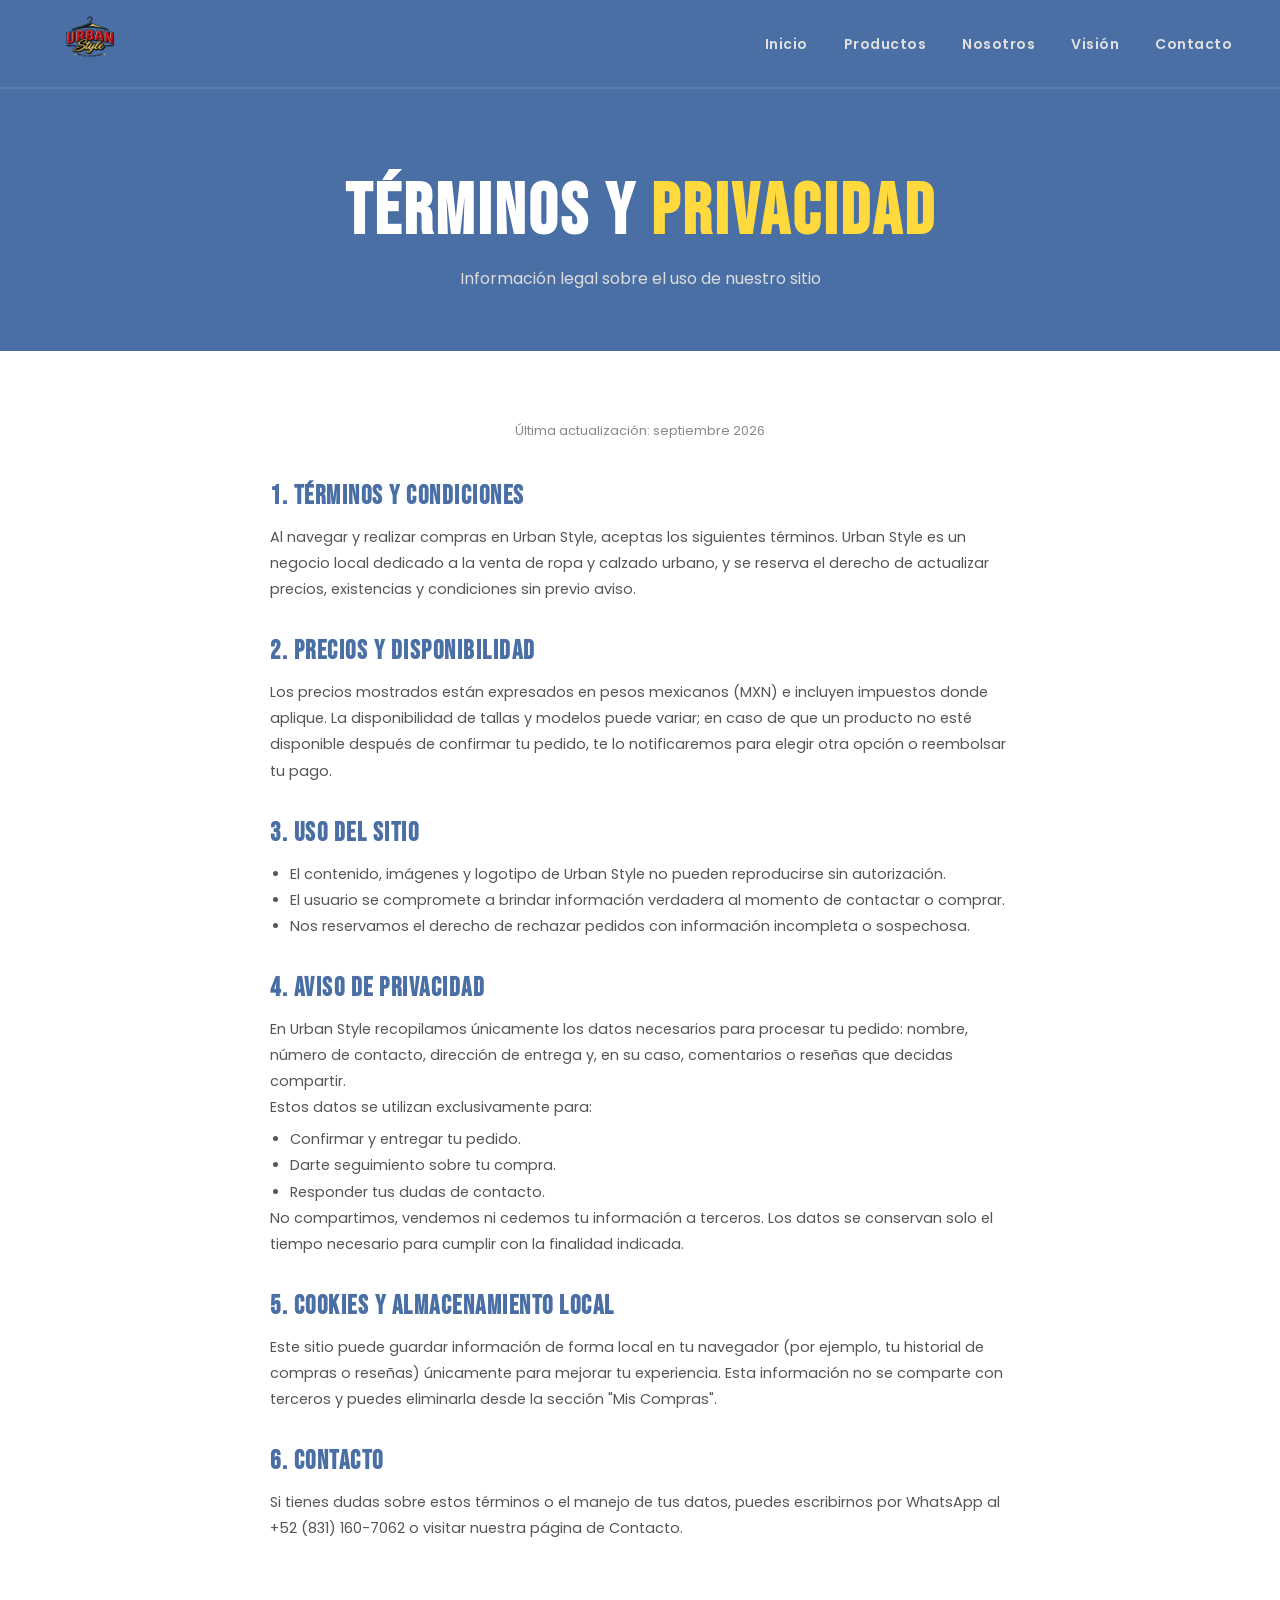
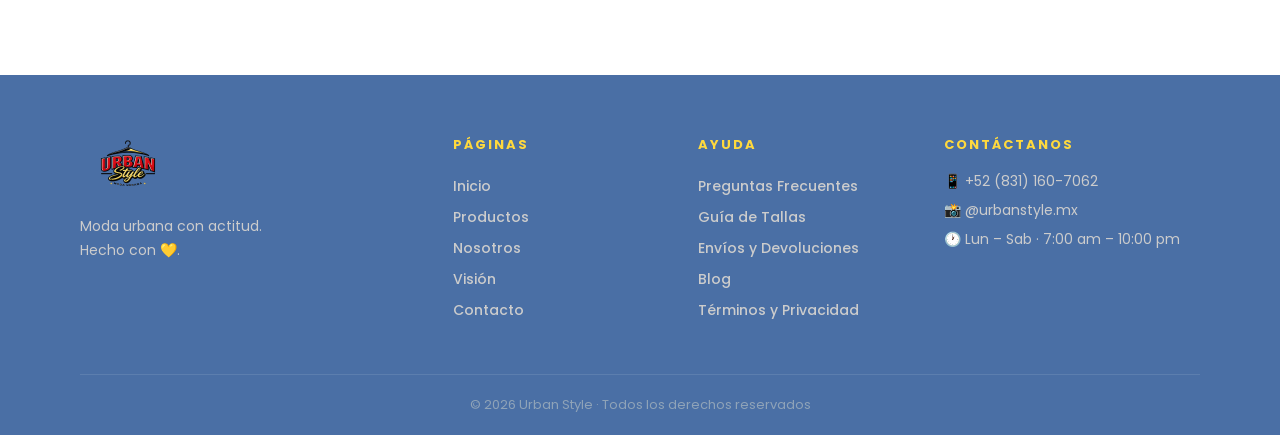
<file: terminos.html>
<!DOCTYPE html>
<html lang="es">
<head>
  <meta charset="UTF-8"/>
  <meta name="viewport" content="width=device-width, initial-scale=1.0"/>
  <title>Términos y Privacidad | Urban Style</title>
  <link rel="stylesheet" href="estilos.css"/>
  <link href="https://fonts.googleapis.com/css2?family=Bebas+Neue&family=Poppins:wght@400;500;600;700;800&display=swap" rel="stylesheet"/>
</head>
<body>

  <nav class="navbar">
    <a href="index.html" class="nav-logo">
      <img src="imgs/logo.png" alt="Urban Style" class="logo-img"/>
    </a>
    <ul class="nav-links" id="navLinks">
      <li><a href="index.html">Inicio</a></li>
      <li><a href="productos.html">Productos</a></li>
      <li><a href="nosotros.html">Nosotros</a></li>
      <li><a href="vision.html">Visión</a></li>
      <li><a href="contacto.html">Contacto</a></li>
    </ul>
    <div class="hamburger" onclick="toggleMenu()">
      <span></span><span></span><span></span>
    </div>
  </nav>

  <div class="page-header">
    <h1>Términos y <span>Privacidad</span></h1>
    <p>Información legal sobre el uso de nuestro sitio</p>
  </div>

  <section class="terminos-section">
    <p class="terminos-fecha">Última actualización: septiembre 2026</p>

    <div class="terminos-bloque">
      <h2>1. Términos y condiciones</h2>
      <p>Al navegar y realizar compras en Urban Style, aceptas los siguientes términos. Urban Style es un negocio local dedicado a la venta de ropa y calzado urbano, y se reserva el derecho de actualizar precios, existencias y condiciones sin previo aviso.</p>
    </div>

    <div class="terminos-bloque">
      <h2>2. Precios y disponibilidad</h2>
      <p>Los precios mostrados están expresados en pesos mexicanos (MXN) e incluyen impuestos donde aplique. La disponibilidad de tallas y modelos puede variar; en caso de que un producto no esté disponible después de confirmar tu pedido, te lo notificaremos para elegir otra opción o reembolsar tu pago.</p>
    </div>

    <div class="terminos-bloque">
      <h2>3. Uso del sitio</h2>
      <ul>
        <li>El contenido, imágenes y logotipo de Urban Style no pueden reproducirse sin autorización.</li>
        <li>El usuario se compromete a brindar información verdadera al momento de contactar o comprar.</li>
        <li>Nos reservamos el derecho de rechazar pedidos con información incompleta o sospechosa.</li>
      </ul>
    </div>

    <div class="terminos-bloque">
      <h2>4. Aviso de privacidad</h2>
      <p>En Urban Style recopilamos únicamente los datos necesarios para procesar tu pedido: nombre, número de contacto, dirección de entrega y, en su caso, comentarios o reseñas que decidas compartir.</p>
      <p>Estos datos se utilizan exclusivamente para:</p>
      <ul>
        <li>Confirmar y entregar tu pedido.</li>
        <li>Darte seguimiento sobre tu compra.</li>
        <li>Responder tus dudas de contacto.</li>
      </ul>
      <p>No compartimos, vendemos ni cedemos tu información a terceros. Los datos se conservan solo el tiempo necesario para cumplir con la finalidad indicada.</p>
    </div>

    <div class="terminos-bloque">
      <h2>5. Cookies y almacenamiento local</h2>
      <p>Este sitio puede guardar información de forma local en tu navegador (por ejemplo, tu historial de compras o reseñas) únicamente para mejorar tu experiencia. Esta información no se comparte con terceros y puedes eliminarla desde la sección "Mis Compras".</p>
    </div>

    <div class="terminos-bloque">
      <h2>6. Contacto</h2>
      <p>Si tienes dudas sobre estos términos o el manejo de tus datos, puedes escribirnos por WhatsApp al +52 (831) 160-7062 o visitar nuestra página de Contacto.</p>
    </div>

  </section>

  <footer class="footer">
    <div class="footer-top">
      <div class="footer-brand">
        <img src="imgs/logo.png" alt="Urban Style" class="footer-logo-img"/>
        <p>Moda urbana con actitud.<br/>Hecho con 💛.</p>
      </div>
      <div class="footer-nav">
        <h4>Páginas</h4>
        <a href="index.html">Inicio</a>
        <a href="productos.html">Productos</a>
        <a href="nosotros.html">Nosotros</a>
        <a href="vision.html">Visión</a>
        <a href="contacto.html">Contacto</a>
      </div>
      <div class="footer-nav">
        <h4>Ayuda</h4>
        <a href="faq.html">Preguntas Frecuentes</a>
        <a href="guia-tallas.html">Guía de Tallas</a>
        <a href="envios-devoluciones.html">Envíos y Devoluciones</a>
        <a href="blog.html">Blog</a>
        <a href="terminos.html">Términos y Privacidad</a>
      </div>
      <div class="footer-contact">
        <h4>Contáctanos</h4>
        <p>📱 +52 (831) 160-7062</p>
        <p>📸 @urbanstyle.mx</p>
        <p>🕐 Lun – Sab · 7:00 am – 10:00 pm</p>
      </div>
    </div>
    <div class="footer-bottom">
      <p>© 2026 Urban Style · Todos los derechos reservados</p>
    </div>
  </footer>

  <script src="script.js"></script>
</body>
</html>
</file>
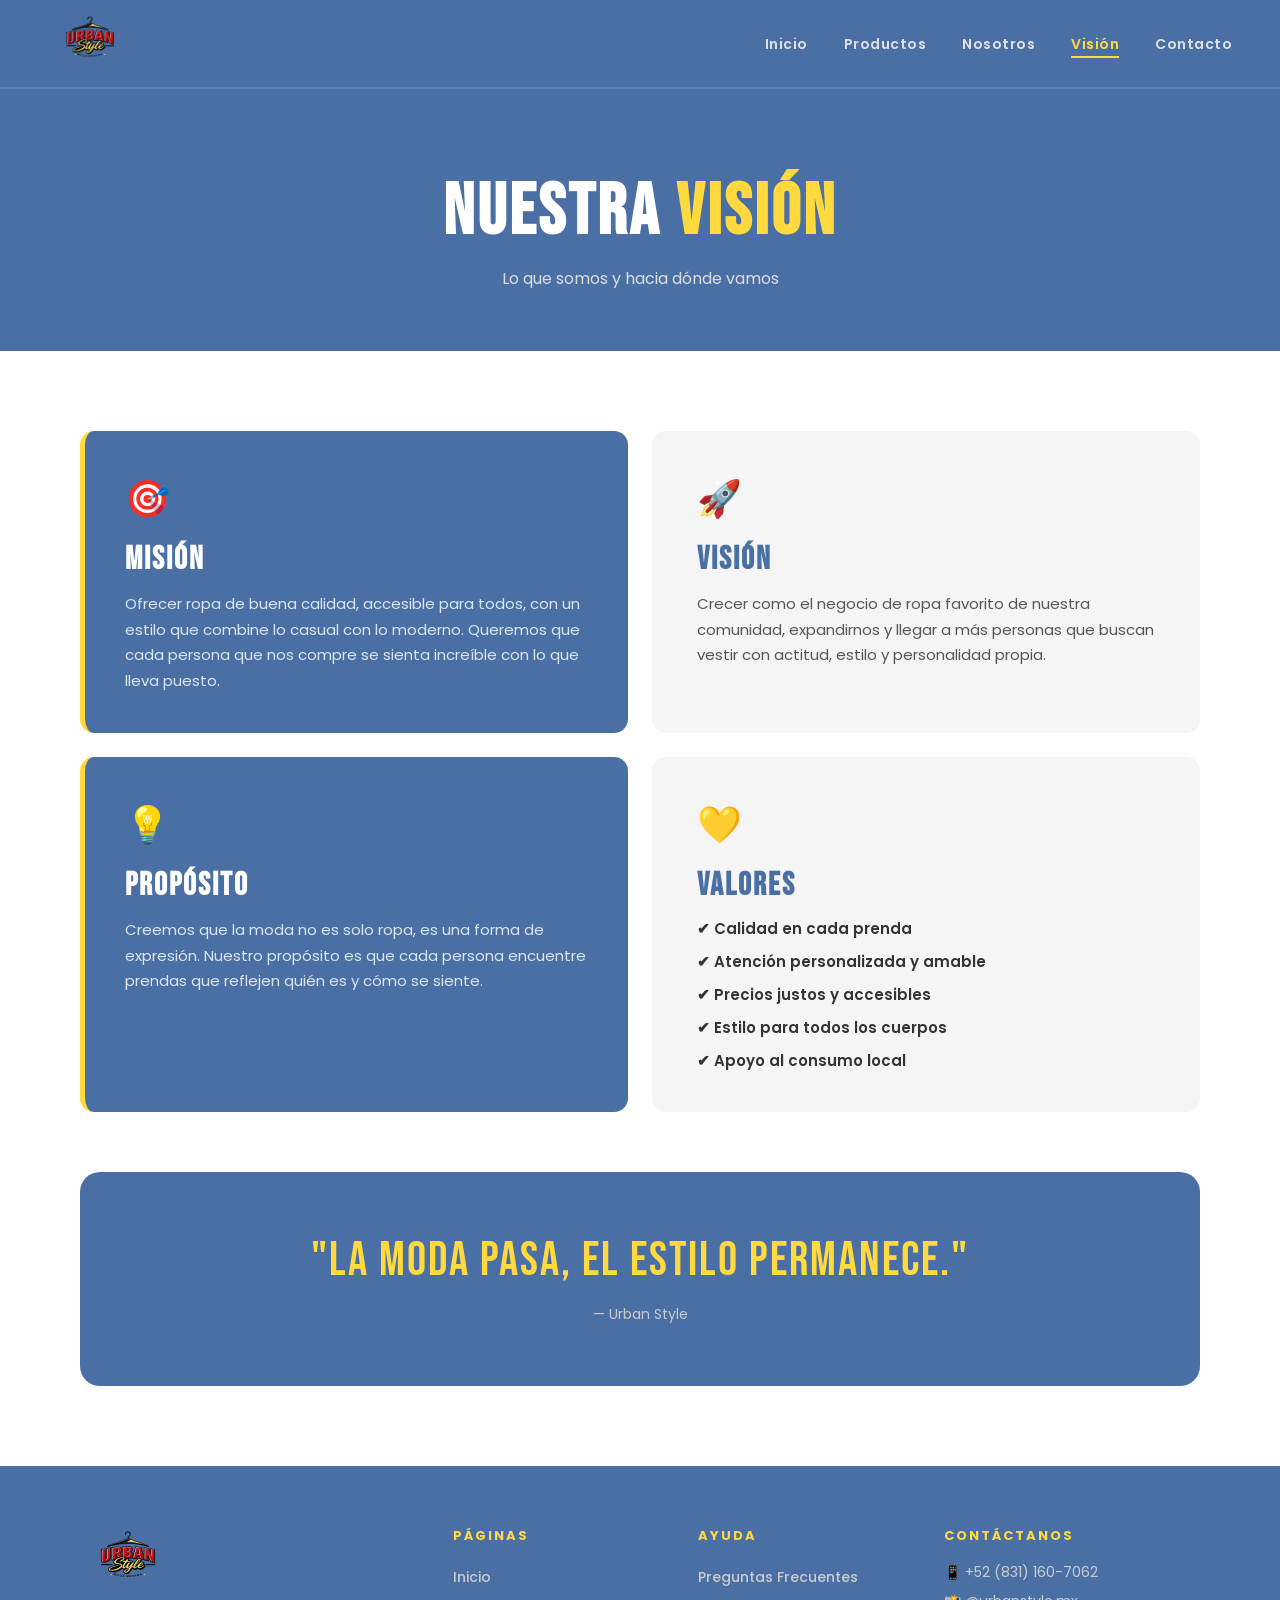
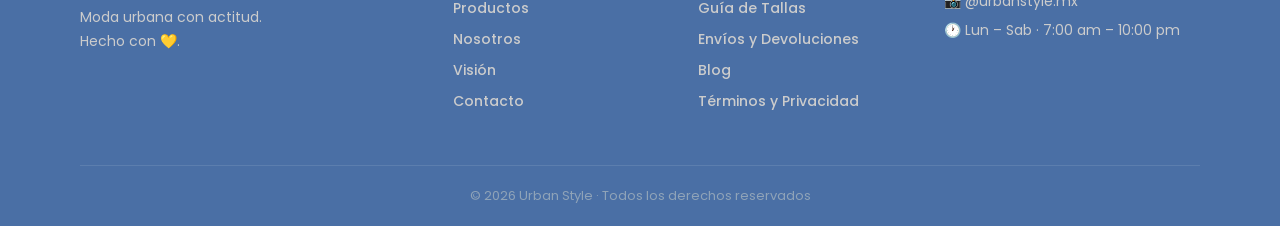
<file: vision.html>
<!DOCTYPE html>
<html lang="es">
<head>
  <meta charset="UTF-8"/>
  <meta name="viewport" content="width=device-width, initial-scale=1.0"/>
  <title>Visión | Urban Style</title>
  <link rel="stylesheet" href="estilos.css"/>
  <link href="https://fonts.googleapis.com/css2?family=Bebas+Neue&family=Poppins:wght@400;500;600;700;800&display=swap" rel="stylesheet"/>
</head>
<body>

  <nav class="navbar">
    <a href="index.html" class="nav-logo">
      <img src="imgs/logo.png" alt="Urban Style" class="logo-img"/>
    </a>
    <ul class="nav-links" id="navLinks">
      <li><a href="index.html">Inicio</a></li>
      <li><a href="productos.html">Productos</a></li>
      <li><a href="nosotros.html">Nosotros</a></li>
      <li><a href="vision.html" class="active">Visión</a></li>
      <li><a href="contacto.html">Contacto</a></li>
    </ul>
    <div class="hamburger" onclick="toggleMenu()">
      <span></span><span></span><span></span>
    </div>
  </nav>

  <div class="page-header">
    <h1>Nuestra <span>Visión</span></h1>
    <p>Lo que somos y hacia dónde vamos</p>
  </div>

  <section class="vision-section">

    <div class="vision-cards">

      <div class="vision-card accent">
        <div class="vision-icon">🎯</div>
        <h2>Misión</h2>
        <p>Ofrecer ropa de buena calidad, accesible para todos, con un estilo que combine lo casual con lo moderno. Queremos que cada persona que nos compre se sienta increíble con lo que lleva puesto.</p>
      </div>

      <div class="vision-card">
        <div class="vision-icon">🚀</div>
        <h2>Visión</h2>
        <p>Crecer como el negocio de ropa favorito de nuestra comunidad, expandirnos y llegar a más personas que buscan vestir con actitud, estilo y personalidad propia.</p>
      </div>

      <div class="vision-card accent">
        <div class="vision-icon">💡</div>
        <h2>Propósito</h2>
        <p>Creemos que la moda no es solo ropa, es una forma de expresión. Nuestro propósito es que cada persona encuentre prendas que reflejen quién es y cómo se siente.</p>
      </div>

      <div class="vision-card">
        <div class="vision-icon">💛</div>
        <h2>Valores</h2>
        <ul class="valores-lista">
          <li>✔ Calidad en cada prenda</li>
          <li>✔ Atención personalizada y amable</li>
          <li>✔ Precios justos y accesibles</li>
          <li>✔ Estilo para todos los cuerpos</li>
          <li>✔ Apoyo al consumo local</li>
        </ul>
      </div>

    </div>

    <div class="vision-quote">
      <blockquote>"La moda pasa, el estilo permanece."</blockquote>
      <cite>— Urban Style</cite>
    </div>

  </section>

  <footer class="footer">
    <div class="footer-top">
      <div class="footer-brand">
        <img src="imgs/logo.png" alt="Urban Style" class="footer-logo-img"/>
        <p>Moda urbana con actitud.<br/>Hecho con 💛.</p>
      </div>
      <div class="footer-nav">
        <h4>Páginas</h4>
        <a href="index.html">Inicio</a>
        <a href="productos.html">Productos</a>
        <a href="nosotros.html">Nosotros</a>
        <a href="vision.html">Visión</a>
        <a href="contacto.html">Contacto</a>
      </div>
      <div class="footer-nav">
        <h4>Ayuda</h4>
        <a href="faq.html">Preguntas Frecuentes</a>
        <a href="guia-tallas.html">Guía de Tallas</a>
        <a href="envios-devoluciones.html">Envíos y Devoluciones</a>
        <a href="blog.html">Blog</a>
        <a href="terminos.html">Términos y Privacidad</a>
      </div>
      <div class="footer-contact">
        <h4>Contáctanos</h4>
        <p>📱 +52 (831) 160-7062</p>
        <p>📸 @urbanstyle.mx</p>
        <p>🕐 Lun – Sab · 7:00 am – 10:00 pm</p>
      </div>
    </div>
    <div class="footer-bottom">
      <p>© 2026 Urban Style · Todos los derechos reservados</p>
    </div>
  </footer>

  <script src="script.js"></script>
</body>
</html>
</file>
<file: estilos.css>
/* 
   URBAN STYLE - TEMA AZUL TENUE
*/

@import url('https://fonts.googleapis.com/css2?family=Bebas+Neue&family=Poppins:wght@400;500;600;700;800&display=swap');

:root {
  /* COLORES PRINCIPALES */
  --amarillo: #FFD93D;
  --rojo: #D63031;
  
  /* CAMBIO DE NEGRO A AZUL TENUE */
  --negro: #4A6FA5;      /* Azul medio/tenue para fondos principales */
  --negro2: #5C7C9E;     /* Un tono ligeramente más claro para variaciones */
  
  --blanco: #ffffff;
  --gris-claro: #f5f5f5;
  --gris-medio: #888;
  --texto: #333;
  --radio: 14px;
  --sombra: 0 4px 24px rgba(0,0,0,0.09);
}

* { margin: 0; padding: 0; box-sizing: border-box; }
html { scroll-behavior: smooth; }

body {
  font-family: 'Poppins', sans-serif;
  background: var(--blanco);
  color: var(--texto);
  overflow-x: hidden;
}

/* NAVBAR */
.navbar {
  display: flex;
  align-items: center;
  justify-content: space-between;
  padding: 12px 48px;
  background: var(--negro);
  position: sticky;
  top: 0;
  z-index: 200;
  border-bottom: 2px solid rgba(255,255,255,0.1); /* Borde sutil en lugar de negro puro */
}

.logo-img { height: 56px; width: auto; object-fit: contain; }

.nav-links { list-style: none; display: flex; gap: 36px; }

.nav-links a {
  text-decoration: none;
  color: #e0e0e0; /* Texto más claro para contrastar con el azul */
  font-weight: 600;
  font-size: 14px;
  letter-spacing: 0.5px;
  transition: color 0.2s;
  position: relative;
  padding-bottom: 4px;
}

.nav-links a::after {
  content: '';
  position: absolute;
  bottom: 0; left: 0;
  width: 0; height: 2px;
  background: var(--amarillo);
  transition: width 0.25s;
}

.nav-links a:hover, .nav-links a.active { color: var(--amarillo); }
.nav-links a:hover::after, .nav-links a.active::after { width: 100%; }

.hamburger {
  display: none;
  flex-direction: column;
  gap: 5px;
  cursor: pointer;
  padding: 4px;
}

.hamburger span {
  display: block;
  width: 24px; height: 2px;
  background: white;
  border-radius: 2px;
  transition: all 0.3s;
}

/* HERO */
.hero {
  display: grid;
  grid-template-columns: 1fr 1fr;
  min-height: calc(100vh - 82px);
  background: var(--negro);
  overflow: hidden;
}

.hero-left {
  display: flex;
  flex-direction: column;
  justify-content: center;
  padding: 60px 60px 60px 80px;
  animation: fadeLeft 0.7s ease both;
}

.hero-tag {
  font-size: 12px;
  font-weight: 700;
  color: var(--amarillo);
  letter-spacing: 3px;
  text-transform: uppercase;
  margin-bottom: 20px;
}

.hero h1 {
  font-family: 'Bebas Neue', sans-serif;
  font-size: clamp(80px, 9vw, 120px);
  color: var(--blanco);
  line-height: 0.9;
  margin-bottom: 24px;
  letter-spacing: 2px;
}

.hero h1 em { font-style: normal; color: var(--amarillo); display: block; }
.hero p { color: #dce6f0; font-size: 16px; line-height: 1.7; margin-bottom: 36px; max-width: 420px; }
.hero-btns { display: flex; gap: 16px; flex-wrap: wrap; }

.btn-primary {
  display: inline-block;
  background: var(--amarillo);
  color: var(--negro);
  padding: 14px 32px;
  border-radius: 50px;
  font-weight: 700;
  font-size: 14px;
  text-decoration: none;
  border: none;
  cursor: pointer;
  transition: transform 0.2s, box-shadow 0.2s;
  font-family: 'Poppins', sans-serif;
  letter-spacing: 0.3px;
}

.btn-primary:hover {
  transform: translateY(-2px);
  box-shadow: 0 8px 24px rgba(255,217,61,0.4);
}

.btn-outline {
  display: inline-block;
  background: transparent;
  color: white;
  padding: 14px 32px;
  border-radius: 50px;
  font-weight: 600;
  font-size: 14px;
  text-decoration: none;
  border: 2px solid rgba(255,255,255,0.25);
  transition: border-color 0.2s, color 0.2s;
  cursor: pointer;
  font-family: 'Poppins', sans-serif;
}

.btn-outline:hover { border-color: var(--amarillo); color: var(--amarillo); }

.hero-right {
  display: flex;
  align-items: center;
  justify-content: center;
  padding: 40px;
  background: rgba(0,0,0,0.1); /* Fondo sutilmente más oscuro sobre el azul */
}

.hero-img-grid {
  display: grid;
  grid-template-columns: 1fr 1fr;
  gap: 12px;
  width: 100%;
  max-width: 460px;
}

.himg { border-radius: 12px; overflow: hidden; aspect-ratio: 3/4; }
.himg:nth-child(1) { border-radius: 60px 12px 12px 12px; }
.himg:nth-child(2) { border-radius: 12px 60px 12px 12px; }
.himg:nth-child(3) { border-radius: 12px 12px 12px 60px; }
.himg:nth-child(4) { border-radius: 12px 12px 60px 12px; }
.himg img { width: 100%; height: 100%; object-fit: cover; transition: transform 0.5s; }
.himg:hover img { transform: scale(1.06); }

/* STRIP */
.strip { background: var(--amarillo); overflow: hidden; padding: 14px 0; }

.strip-track {
  display: flex;
  gap: 28px;
  width: max-content;
  animation: scrollLeft 20s linear infinite;
  white-space: nowrap;
}

.strip-track span {
  font-family: 'Bebas Neue', sans-serif;
  font-size: 20px;
  letter-spacing: 3px;
  color: var(--negro);
}

@keyframes scrollLeft {
  from { transform: translateX(0); }
  to   { transform: translateX(-50%); }
}

/* SECCIONES */
.section { padding: 90px 80px; }
.section.bg-dark { background: var(--negro2); }

.section-head { text-align: center; margin-bottom: 52px; }

.section-head h2 {
  font-family: 'Bebas Neue', sans-serif;
  font-size: 52px;
  letter-spacing: 2px;
  color: var(--negro);
  margin-bottom: 8px;
}

.section-head h2 span { color: var(--rojo); }
.section-head p { color: var(--gris-medio); font-size: 15px; }
.section-head.light h2 { color: var(--blanco); }
.section-head.light p  { color: #ccc; }
.section-head.light h2 span { color: var(--amarillo); }

/* CATEGORÍAS */
.cat-grid {
  display: grid;
  grid-template-columns: repeat(3, 1fr);
  gap: 24px;
  max-width: 960px;
  margin: 0 auto;
}

.cat-card {
  background: var(--gris-claro);
  border-radius: var(--radio);
  padding: 40px 28px;
  text-align: center;
  text-decoration: none;
  color: var(--negro);
  border: 2px solid transparent;
  transition: all 0.25s;
}

.cat-card:hover {
  border-color: var(--amarillo);
  transform: translateY(-4px);
  box-shadow: 0 16px 40px rgba(255,217,61,0.18);
}

.cat-emoji { font-size: 44px; margin-bottom: 14px; }
.cat-card h3 { font-size: 22px; font-weight: 800; margin-bottom: 6px; }
.cat-card p { color: var(--gris-medio); font-size: 13px; margin-bottom: 16px; }
.cat-arrow { font-size: 20px; font-weight: 700; color: var(--rojo); transition: transform 0.2s; display: inline-block; }
.cat-card:hover .cat-arrow { transform: translateX(5px); }

/* PRODUCTOS */
.productos-grid {
  display: grid;
  grid-template-columns: repeat(auto-fill, minmax(240px, 1fr));
  gap: 24px;
  max-width: 1200px;
  margin: 0 auto;
}

.producto-card {
  background: white;
  border-radius: var(--radio);
  overflow: hidden;
  box-shadow: var(--sombra);
  transition: transform 0.25s, box-shadow 0.25s;
   display: flex;
  flex-direction: column;
}


.producto-card:hover {
  transform: translateY(-6px);
  box-shadow: 0 20px 48px rgba(0,0,0,0.13);
}

.prod-img-wrap {
  position: relative;
  height: 280px;
  overflow: hidden;
  background: var(--gris-claro);
}

.prod-img-wrap img { width: 100%; height: 100%; object-fit: cover; transition: transform 0.4s; }
.producto-card:hover .prod-img-wrap img { transform: scale(1.06); }

.badge {
  position: absolute;
  top: 12px; left: 12px;
  background: var(--amarillo);
  color: var(--negro);
  font-size: 11px;
  font-weight: 700;
  padding: 4px 12px;
  border-radius: 50px;
  letter-spacing: 0.5px;
}

.badge.new { background: #6BCB77; color: white; }
.prod-info { padding: 18px 20px 20px; display: flex;
  flex-direction: column;
  flex: 1;}
.prod-info h4 { font-size: 16px; font-weight: 700; margin-bottom: 4px; color: var(--negro); }
.prod-info p { color: var(--gris-medio); font-size: 13px; margin-bottom: 14px; }

.prod-tags { display: flex; gap: 6px; flex-wrap: wrap; margin-bottom: 14px; }

.prod-tags span {
  background: var(--gris-claro);
  font-size: 11px;
  font-weight: 600;
  padding: 3px 10px;
  border-radius: 50px;
  color: #555;
}

.btn-small {
  display: inline-block;
  background: var(--negro);
  color: white;
  padding: 8px 20px;
  border-radius: 50px;
  font-size: 13px;
  font-weight: 600;
  text-decoration: none;
  transition: background 0.2s;
}

.btn-small:hover { background: var(--rojo); }

/* PRECIO */
.precio { font-size: 20px; font-weight: 800; color: var(--rojo); margin-top: 10px; margin-bottom: 10px; }
.precio-antes { font-size: 14px; font-weight: 500; color: #aaa; text-decoration: line-through; margin-right: 6px; }

/* BOTÓN COMPRAR */
.btn-comprar {
  width: 100%;
  margin-top: 10px;
  padding: 10px;
  background: var(--negro);
  color: var(--amarillo);
  border: none;
  border-radius: 8px;
  font-family: 'Poppins', sans-serif;
  font-weight: 700;
  font-size: 14px;
  cursor: pointer;
  transition: background 0.2s;
  margin-top: auto;
}

.btn-comprar:hover { background: var(--rojo); color: white; }

/* MODAL */
.modal-overlay {
  display: none;
  position: fixed;
  top: 0; left: 0;
  width: 100%; height: 100%;
  background: rgba(0,0,0,0.6);
  z-index: 9999;
  justify-content: center;
  align-items: center;
}

.modal-overlay.show { display: flex; }

.modal {
  background: white;
  border-radius: 16px;
  padding: 40px;
  max-width: 420px;
  width: 90%;
  text-align: center;
  animation: fadeUp 0.3s ease;
}

.modal h2 { font-family: 'Bebas Neue', sans-serif; font-size: 36px; letter-spacing: 2px; margin-bottom: 8px; color: var(--negro); }
.modal p { color: #666; font-size: 14px; margin-bottom: 20px; }
.modal .check { font-size: 56px; margin-bottom: 12px; display: block; }
.modal-btns { display: flex; gap: 12px; justify-content: center; margin-top: 20px; }

/* COMPRAS */
.compras-section { max-width: 900px; margin: 0 auto; padding: 60px 40px; }
.compras-section h2 { font-family: 'Bebas Neue', sans-serif; font-size: 40px; letter-spacing: 2px; margin-bottom: 24px; }
.compras-lista { display: flex; flex-direction: column; gap: 12px; }

.compra-item {
  background: var(--gris-claro);
  border-radius: 10px;
  padding: 16px 20px;
  display: flex;
  justify-content: space-between;
  align-items: center;
  font-size: 14px;
}

.compra-item strong { font-weight: 700; }
.compra-item span { color: var(--gris-medio); font-size: 12px; }
.compra-item .precio-tag { color: var(--rojo); font-weight: 800; font-size: 16px; }
.sin-compras { color: var(--gris-medio); font-size: 15px; text-align: center; padding: 40px 0; }

/* CTA BANNER */
.cta-banner { background: var(--amarillo); padding: 80px 40px; text-align: center; }
.cta-banner h2 { font-family: 'Bebas Neue', sans-serif; font-size: 56px; color: var(--negro); margin-bottom: 12px; letter-spacing: 2px; }
.cta-banner p { color: #555; font-size: 16px; margin-bottom: 32px; }
.cta-banner .btn-primary { background: var(--negro); color: var(--amarillo); }

/* PAGE HEADER */
.page-header { background: var(--negro); padding: 80px 80px 60px; text-align: center; }
.page-header h1 { font-family: 'Bebas Neue', sans-serif; font-size: 72px; color: var(--blanco); letter-spacing: 3px; margin-bottom: 10px; }
.page-header h1 span { color: var(--amarillo); }
.page-header p { color: #ddd; font-size: 16px; }

/* FILTROS */
.filtros { display: flex; justify-content: center; gap: 12px; padding: 40px 20px 0; flex-wrap: wrap; }

.filtro-btn {
  background: var(--gris-claro);
  border: 2px solid transparent;
  padding: 10px 24px;
  border-radius: 50px;
  font-weight: 700;
  font-size: 14px;
  cursor: pointer;
  transition: all 0.2s;
  font-family: 'Poppins', sans-serif;
  color: var(--texto);
}

.filtro-btn:hover, .filtro-btn.active { background: var(--negro); color: var(--amarillo); border-color: var(--negro); }

/* SECCIÓN PRODUCTOS */
.seccion-productos { padding: 64px 80px 24px; }

.seccion-titulo {
  font-family: 'Bebas Neue', sans-serif;
  font-size: 38px;
  letter-spacing: 2px;
  margin-bottom: 30px;
  border-left: 5px solid var(--amarillo);
  padding-left: 16px;
  color: var(--negro);
}

/* NOSOTROS */
.nosotros-section { padding: 80px; }
.nos-intro { display: grid; grid-template-columns: 1fr 1fr; gap: 60px; align-items: center; margin-bottom: 80px; }
.nos-img-wrap { border-radius: 20px; overflow: hidden; height: 400px; }
.nos-img-wrap img { width: 100%; height: 100%; object-fit: cover; }
.nos-text h2 { font-family: 'Bebas Neue', sans-serif; font-size: 48px; letter-spacing: 2px; margin-bottom: 20px; color: var(--negro); }
.nos-text p { color: #555; font-size: 15px; line-height: 1.8; margin-bottom: 16px; }

.stats-grid { display: grid; grid-template-columns: repeat(4, 1fr); gap: 20px; margin-bottom: 80px; }
.stat-card { background: var(--negro); border-radius: var(--radio); padding: 32px 24px; text-align: center; }
.stat-card h3 { font-family: 'Bebas Neue', sans-serif; font-size: 52px; color: var(--amarillo); letter-spacing: 2px; }
.stat-card p { color: #dce6f0; font-size: 13px; margin-top: 4px; }

.nos-valores h2 { font-family: 'Bebas Neue', sans-serif; font-size: 48px; letter-spacing: 2px; text-align: center; margin-bottom: 36px; }
.nos-valores h2 span { color: var(--rojo); }

.valores-grid { display: grid; grid-template-columns: repeat(4, 1fr); gap: 20px; }
.valor-card { background: var(--gris-claro); border-radius: var(--radio); padding: 32px 24px; text-align: center; transition: transform 0.2s, box-shadow 0.2s; }
.valor-card:hover { transform: translateY(-4px); box-shadow: var(--sombra); }
.valor-card span { font-size: 36px; margin-bottom: 12px; display: block; }
.valor-card h4 { font-size: 16px; font-weight: 700; margin-bottom: 8px; }
.valor-card p { font-size: 13px; color: var(--gris-medio); line-height: 1.6; }

/* VISIÓN */
.vision-section { padding: 80px; }
.vision-cards { display: grid; grid-template-columns: 1fr 1fr; gap: 24px; margin-bottom: 60px; }
.vision-card { background: var(--gris-claro); border-radius: var(--radio); padding: 40px; border-left: 5px solid transparent; transition: transform 0.2s; }
.vision-card:hover { transform: translateY(-3px); }
.vision-card.accent { background: var(--negro); border-left-color: var(--amarillo); }
.vision-card.accent h2 { color: var(--blanco); }
.vision-card.accent p  { color: #dce6f0; }
.vision-icon { font-size: 36px; margin-bottom: 14px; }
.vision-card h2 { font-family: 'Bebas Neue', sans-serif; font-size: 32px; letter-spacing: 2px; margin-bottom: 12px; color: var(--negro); }
.vision-card p { color: #555; line-height: 1.7; font-size: 15px; }
.valores-lista { list-style: none; display: flex; flex-direction: column; gap: 10px; }
.valores-lista li { font-size: 15px; font-weight: 600; color: #333; }
.vision-card.accent .valores-lista li { color: #ccc; }

.vision-quote { text-align: center; padding: 60px 40px; background: var(--negro); border-radius: 20px; }
.vision-quote blockquote { font-family: 'Bebas Neue', sans-serif; font-size: 48px; color: var(--amarillo); letter-spacing: 2px; margin-bottom: 12px; }
.vision-quote cite { color: #ccc; font-style: normal; font-size: 14px; }

/* CONTACTO */
.contacto-section {
  display: grid;
  grid-template-columns: 1fr 1.4fr;
  gap: 48px;
  max-width: 1100px;
  margin: 0 auto;
  padding: 80px 40px;
  align-items: start;
}

.contacto-info h3 {
  font-family: 'Bebas Neue', sans-serif;
  font-size: 30px;
  letter-spacing: 2px;
  margin-bottom: 20px;
  color: var(--negro);
}

.info-cards-grid { display: grid; grid-template-columns: 1fr 1fr; gap: 20px; margin-bottom: 24px; }

.info-card {
  display: flex;
  align-items: center;
  gap: 12px;
  background: var(--gris-claro);
  padding: 16px 18px;
  border-radius: var(--radio);
  transition: box-shadow 0.2s, transform 0.2s;
   margin-bottom: 15px;
}

.info-card:hover { box-shadow: var(--sombra); transform: translateY(-2px); }
.info-card > span { font-size: 24px; }
.info-card h4 { font-size: 11px; color: var(--gris-medio); text-transform: uppercase; letter-spacing: 1px; margin-bottom: 2px; }
.info-card p { font-weight: 700; font-size: 13px; color: var(--negro); }



.contacto-form {
  background: var(--negro);
  padding: 48px;
  border-radius: 24px;
  box-shadow: 0 8px 40px rgba(74, 111, 165, 0.25); /* Sombra azulada */
  border: 2px solid rgba(255,255,255,0.1);
}

.form-header { text-align: center; margin-bottom: 36px; }
.form-icon { font-size: 40px; display: block; margin-bottom: 12px; }

.contacto-form h3 {
  font-family: 'Bebas Neue', sans-serif;
  font-size: 36px;
  letter-spacing: 2px;
  margin-bottom: 8px;
  color: var(--blanco);
}

.form-header p { color: #ccc; font-size: 14px; }
.form-group { margin-bottom: 22px; }

.form-group label {
  display: block;
  font-weight: 700;
  font-size: 11px;
  color: #ccc;
  text-transform: uppercase;
  letter-spacing: 1.5px;
  margin-bottom: 8px;
}

.form-group input,
.form-group textarea {
  width: 100%;
  padding: 14px 18px;
  border: 2px solid rgba(255,255,255,0.1);
  border-radius: 12px;
  font-family: 'Poppins', sans-serif;
  font-size: 14px;
  transition: border-color 0.2s, background 0.2s;
  resize: none;
  color: var(--blanco);
  background: rgba(0,0,0,0.15); /* Fondo semi-transparente */
}

.form-group textarea { height: 130px; }

.form-group input:focus,
.form-group textarea:focus { outline: none; border-color: var(--amarillo); background: rgba(0,0,0,0.25); }

.form-group input::placeholder,
.form-group textarea::placeholder { color: #888; }

.btn-form { width: 100%; padding: 16px; font-size: 16px; border-radius: 12px; letter-spacing: 1px; }

/* FOOTER */
.footer { background: var(--negro); color: white; padding: 60px 80px 0; }

.footer-top {
  display: grid;
  grid-template-columns: 1.3fr 0.8fr 0.8fr 1fr;
  gap: 40px;
  padding-bottom: 48px;
  border-bottom: 1px solid rgba(255,255,255,0.1);
}

.footer-logo-img { height: 64px; width: auto; margin-bottom: 16px; display: block; }
.footer-brand p { color: #ccc; font-size: 14px; line-height: 1.7; }

.footer-nav h4, .footer-contact h4 {
  color: var(--amarillo);
  font-size: 13px;
  font-weight: 700;
  letter-spacing: 2px;
  text-transform: uppercase;
  margin-bottom: 16px;
}

.footer-nav { display: flex; flex-direction: column; }
.footer-nav a { color: #ccc; text-decoration: none; font-size: 14px; font-weight: 500; padding: 5px 0; transition: color 0.2s; }
.footer-nav a:hover { color: var(--amarillo); }
.footer-contact p { color: #ccc; font-size: 14px; margin-bottom: 8px; }
.footer-bottom { padding: 20px 0; text-align: center; }
.footer-bottom p { color: #8fa3b8; font-size: 13px; }

/* ===========================
   RESEÑAS
   =========================== */
.resenas-section {
  padding: 80px;
  background: var(--gris-claro);
}

.resenas-header {
  text-align: center;
  margin-bottom: 56px;
}

.resenas-header h2 {
  font-family: 'Bebas Neue', sans-serif;
  font-size: 52px;
  letter-spacing: 2px;
  color: var(--negro);
  margin-bottom: 10px;
}

.resenas-header h2 span { color: var(--rojo); }
.resenas-header p { color: var(--gris-medio); font-size: 15px; }

.resenas-contenido {
  display: grid;
  grid-template-columns: 1fr 1.4fr;
  gap: 48px;
  max-width: 1100px;
  margin: 0 auto;
  align-items: start;
}

.resena-form-wrap {
  background: var(--negro);
  padding: 40px;
  border-radius: 24px;
  box-shadow: 0 8px 40px rgba(74, 111, 165, 0.25);
}

.resena-form-wrap .form-header { text-align: center; margin-bottom: 28px; }

.resena-form-wrap h3 {
  font-family: 'Bebas Neue', sans-serif;
  font-size: 32px;
  letter-spacing: 2px;
  color: var(--blanco);
  margin-bottom: 6px;
}

.resena-form-wrap .form-header p { color: #ccc; font-size: 13px; }

.estrellas-selector { display: flex; gap: 8px; margin-bottom: 6px; }

.estrella {
  font-size: 36px;
  color: #444;
  cursor: pointer;
  transition: color 0.15s, transform 0.15s;
  line-height: 1;
}

.estrella:hover, .estrella.activa { color: var(--amarillo); transform: scale(1.2); }
.estrellas-texto { font-size: 12px; color: #888; margin-top: 4px; }

.resenas-lista-wrap { display: flex; flex-direction: column; gap: 20px; }

.resenas-stats {
  background: var(--negro);
  border-radius: 16px;
  padding: 24px 28px;
  display: flex;
  align-items: center;
  gap: 24px;
}

.stats-promedio { text-align: center; }

.stats-numero {
  font-family: 'Bebas Neue', sans-serif;
  font-size: 64px;
  color: var(--amarillo);
  line-height: 1;
}

.stats-estrellas { font-size: 20px; color: var(--amarillo); letter-spacing: 2px; }
.stats-total { color: #ccc; font-size: 12px; margin-top: 4px; }

.stats-barras { flex: 1; display: flex; flex-direction: column; gap: 6px; }

.barra-row { display: flex; align-items: center; gap: 8px; font-size: 12px; color: #ccc; }

.barra-track { flex: 1; height: 6px; background: rgba(255,255,255,0.1); border-radius: 3px; overflow: hidden; }

.barra-fill { height: 100%; background: var(--amarillo); border-radius: 3px; transition: width 0.4s ease; }

.resenas-lista {
  display: flex;
  flex-direction: column;
  gap: 16px;
  max-height: 480px;
  overflow-y: auto;
  padding-right: 4px;
}

.resenas-lista::-webkit-scrollbar { width: 4px; }
.resenas-lista::-webkit-scrollbar-track { background: #eee; border-radius: 2px; }
.resenas-lista::-webkit-scrollbar-thumb { background: var(--amarillo); border-radius: 2px; }

.resena-card {
  background: white;
  border-radius: 16px;
  padding: 22px 24px;
  box-shadow: var(--sombra);
  border-left: 4px solid var(--amarillo);
  animation: fadeUp 0.4s ease both;
}

.resena-top { display: flex; justify-content: space-between; align-items: flex-start; margin-bottom: 10px; }
.resena-autor { display: flex; align-items: center; gap: 10px; }

.resena-avatar {
  width: 40px;
  height: 40px;
  border-radius: 50%;
  background: var(--negro);
  color: var(--amarillo);
  font-family: 'Bebas Neue', sans-serif;
  font-size: 18px;
  display: flex;
  align-items: center;
  justify-content: center;
  flex-shrink: 0;
}

.resena-nombre { font-weight: 700; font-size: 15px; color: var(--negro); }
.resena-fecha { font-size: 11px; color: var(--gris-medio); margin-top: 2px; }
.resena-estrellas { color: var(--amarillo); font-size: 16px; letter-spacing: 1px; }
.resena-comentario { color: #555; font-size: 14px; line-height: 1.6; }

.sin-resenas {
  text-align: center;
  color: var(--gris-medio);
  font-size: 15px;
  padding: 40px 20px;
  background: white;
  border-radius: 16px;
}

/* ANIMACIONES */
@keyframes fadeLeft {
  from { opacity: 0; transform: translateX(-30px); }
  to   { opacity: 1; transform: translateX(0); }
}

@keyframes fadeUp {
  from { opacity: 0; transform: translateY(24px); }
  to   { opacity: 1; transform: translateY(0); }
}

/* RESPONSIVE */
@media (max-width: 900px) {
  .navbar { padding: 14px 24px; }

  .nav-links {
    display: none;
    flex-direction: column;
    position: absolute;
    top: 82px; left: 0; right: 0;
    background: var(--negro);
    padding: 24px 32px;
    gap: 8px;
    border-top: 1px solid rgba(255,255,255,0.1);
  }

  .nav-links.open { display: flex; }
  .hamburger { display: flex; }

  .hero { grid-template-columns: 1fr; min-height: auto; }
  .hero-right { display: none; }
  .hero-left { padding: 60px 32px; }

  .section { padding: 60px 24px; }
  .cat-grid { grid-template-columns: 1fr; }
  .stats-grid { grid-template-columns: 1fr 1fr; }
  .valores-grid { grid-template-columns: 1fr 1fr; }
  .vision-cards { grid-template-columns: 1fr; }

  .page-header { padding: 60px 24px 40px; }
  .page-header h1 { font-size: 52px; }

  .nosotros-section { padding: 40px 24px; }
  .nos-intro { grid-template-columns: 1fr; }
  .nos-img-wrap { height: 260px; }

  .vision-section { padding: 40px 24px; }
  .vision-quote blockquote { font-size: 32px; }

  .contacto-section { grid-template-columns: 1fr; padding: 40px 24px; }
  .info-cards-grid { grid-template-columns: 1fr; }
  .contacto-form { padding: 32px 24px; }

  .seccion-productos { padding: 40px 24px; }

  .resenas-section { padding: 48px 24px; }
  .resenas-contenido { grid-template-columns: 1fr; }
  .resena-form-wrap { padding: 28px 20px; }
  .resenas-header h2 { font-size: 36px; }

  .footer { padding: 48px 24px 0; }
  .footer-top { grid-template-columns: 1fr; gap: 32px; }

  .faq-section, .tallas-section, .envios-section, .blog-section, .terminos-section { padding: 40px 24px; }
  .tabla-tallas { font-size: 12px; }
  .blog-grid { grid-template-columns: 1fr; }
  .pasos-envio { grid-template-columns: 1fr; }
}

/* ============ FAQ ============ */
.faq-section { max-width: 820px; margin: 0 auto; padding: 70px 40px 100px; }
.faq-item { background: var(--gris-claro); border-radius: var(--radio); margin-bottom: 14px; overflow: hidden; }
.faq-item summary {
  padding: 22px 26px;
  font-weight: 700;
  font-size: 15px;
  cursor: pointer;
  list-style: none;
  display: flex;
  justify-content: space-between;
  align-items: center;
}
.faq-item summary::-webkit-details-marker { display: none; }
.faq-item summary::after { content: '+'; font-size: 22px; color: var(--rojo); font-weight: 400; margin-left: 12px; }
.faq-item[open] summary::after { content: '–'; }
.faq-item[open] summary { color: var(--rojo); }
.faq-item p { padding: 0 26px 22px; color: #555; font-size: 14px; line-height: 1.7; }

/* ============ GUIA DE TALLAS ============ */
.tallas-section { max-width: 980px; margin: 0 auto; padding: 70px 40px 100px; }
.tallas-intro { color: #555; font-size: 15px; line-height: 1.7; margin-bottom: 40px; text-align: center; }
.tallas-bloque { margin-bottom: 48px; }
.tallas-bloque h2 { font-family: 'Bebas Neue', sans-serif; font-size: 32px; letter-spacing: 2px; margin-bottom: 18px; }
.tallas-bloque h2 span { color: var(--rojo); }
.tabla-tallas { width: 100%; border-collapse: collapse; font-size: 14px; }
.tabla-tallas th, .tabla-tallas td { border: 1px solid #eee; padding: 12px 10px; text-align: center; }
.tabla-tallas th { background: var(--negro); color: var(--amarillo); font-weight: 700; letter-spacing: 1px; }
.tabla-tallas tr:nth-child(even) { background: var(--gris-claro); }
.tallas-tip { display: flex; gap: 14px; background: var(--gris-claro); border-radius: var(--radio); padding: 20px 24px; align-items: flex-start; margin-top: 20px; }
.tallas-tip span { font-size: 22px; }
.tallas-tip p { color: #555; font-size: 14px; line-height: 1.7; }

/* ============ ENVIOS Y DEVOLUCIONES ============ */
.envios-section { max-width: 980px; margin: 0 auto; padding: 70px 40px 100px; }
.pasos-envio { display: grid; grid-template-columns: repeat(4, 1fr); gap: 20px; margin-bottom: 60px; }
.paso-card { background: var(--gris-claro); border-radius: var(--radio); padding: 28px 20px; text-align: center; position: relative; }
.paso-card .paso-num { font-family: 'Bebas Neue', sans-serif; font-size: 32px; color: var(--rojo); margin-bottom: 8px; }
.paso-card h4 { font-size: 15px; font-weight: 700; margin-bottom: 6px; }
.paso-card p { font-size: 13px; color: var(--gris-medio); line-height: 1.6; }
.envios-bloque { margin-bottom: 40px; }
.envios-bloque h2 { font-family: 'Bebas Neue', sans-serif; font-size: 30px; letter-spacing: 2px; margin-bottom: 14px; }
.envios-bloque h2 span { color: var(--rojo); }
.envios-bloque ul { padding-left: 20px; color: #555; font-size: 14px; line-height: 2; }
.envios-bloque p { color: #555; font-size: 14px; line-height: 1.8; }

/* ============ BLOG ============ */
.blog-section { max-width: 1200px; margin: 0 auto; padding: 70px 40px 100px; }
.blog-grid { display: grid; grid-template-columns: repeat(3, 1fr); gap: 28px; }
.blog-card { background: var(--gris-claro); border-radius: var(--radio); overflow: hidden; transition: transform 0.2s, box-shadow 0.2s; }
.blog-card:hover { transform: translateY(-4px); box-shadow: var(--sombra); }
.blog-img { height: 210px; overflow: hidden; }
.blog-img img { width: 100%; height: 100%; object-fit: cover; }
.blog-info { padding: 22px; }
.blog-tag { display: inline-block; background: var(--amarillo); color: var(--negro); font-size: 11px; font-weight: 700; letter-spacing: 1px; text-transform: uppercase; padding: 4px 10px; border-radius: 6px; margin-bottom: 12px; }
.blog-info h3 { font-size: 17px; font-weight: 800; margin-bottom: 8px; line-height: 1.4; }
.blog-info p { font-size: 13.5px; color: var(--gris-medio); line-height: 1.7; }

/* ============ TERMINOS ============ */
.terminos-section { max-width: 820px; margin: 0 auto; padding: 70px 40px 100px; }
.terminos-section .terminos-fecha { color: var(--gris-medio); font-size: 13px; margin-bottom: 40px; text-align: center; }
.terminos-bloque { margin-bottom: 34px; }
.terminos-bloque h2 { font-family: 'Bebas Neue', sans-serif; font-size: 26px; letter-spacing: 1.5px; margin-bottom: 12px; color: var(--negro); }
.terminos-bloque p, .terminos-bloque li { color: #555; font-size: 14.5px; line-height: 1.8; }
.terminos-bloque ul { padding-left: 20px; margin-top: 6px; }

@media (max-width: 900px) {
  .pasos-envio { grid-template-columns: 1fr 1fr; }
  .blog-grid { grid-template-columns: 1fr 1fr; }
}
</file>
